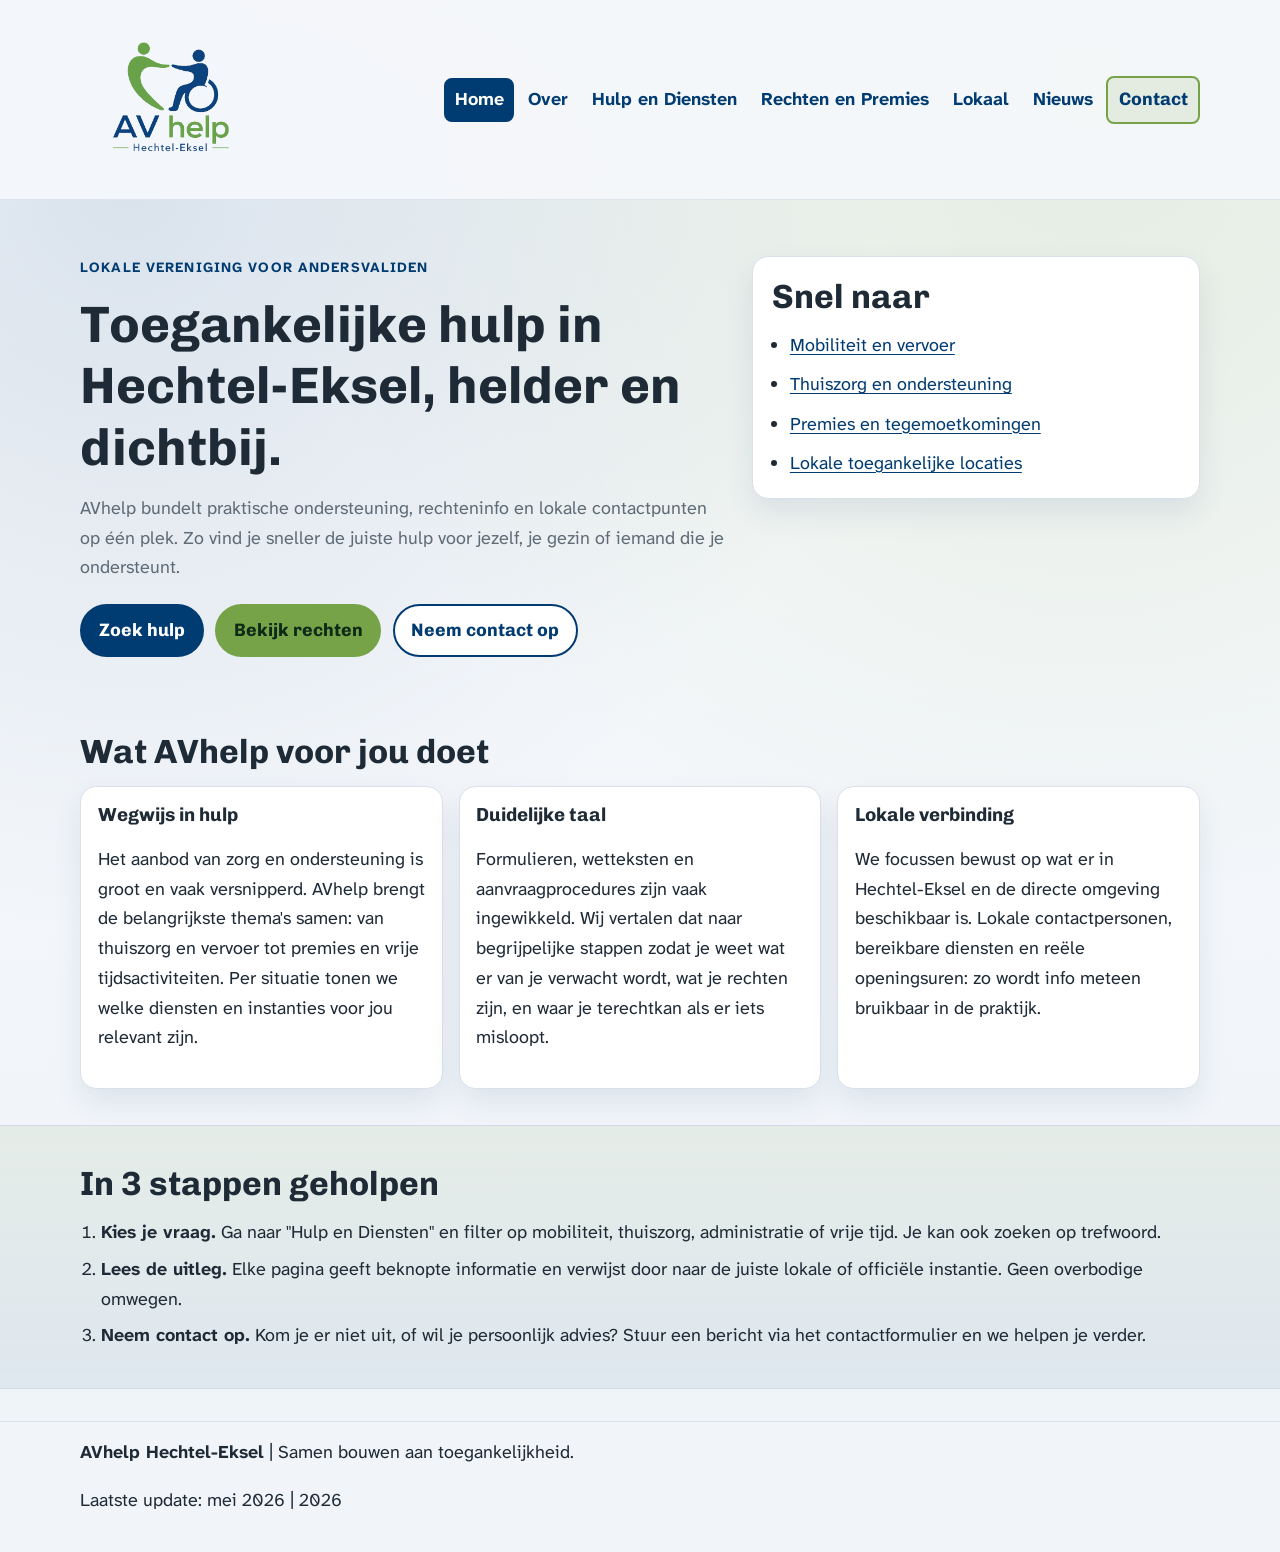
<file: old_version/index.html>
<!DOCTYPE html>
<html lang="nl">
<head>
  <meta charset="UTF-8">
  <meta name="viewport" content="width=device-width, initial-scale=1.0">
  <title>AVhelp Hechtel-Eksel | Samen naar toegankelijke hulp</title>
  <meta name="description" content="AVhelp Hechtel-Eksel helpt mensen met een handicap, familie en mantelzorgers snel de juiste informatie en lokale ondersteuning te vinden.">
  <link rel="preconnect" href="https://fonts.googleapis.com">
  <link rel="preconnect" href="https://fonts.gstatic.com" crossorigin>
  <link href="https://fonts.googleapis.com/css2?family=Chivo:wght@400;600;700;800&family=Atkinson+Hyperlegible+Next:wght@400;700&display=swap" rel="stylesheet">
  <link rel="icon" type="image/x-icon" href="assets/img/favicon.ico">
  <link rel="icon" type="image/png" sizes="32x32" href="assets/img/favicon-32x32.png">
  <link rel="apple-touch-icon" href="assets/img/apple-touch-icon.png">
  <link rel="stylesheet" href="assets/css/style.css">
  <script src="assets/js/main.js" defer></script>
</head>
<body data-page="home">
  <a class="skip-link" href="#main-content">Spring naar inhoud</a>

  <header class="site-header">
    <div class="container header-wrap">
      <a class="brand" href="index.html" aria-label="Naar home">
        <img src="assets/img/logo-avhelp.png" alt="Logo van AVhelp Hechtel-Eksel">
      </a>

      <button class="menu-toggle" aria-expanded="false" aria-controls="main-nav" aria-label="Open navigatie">
        <span></span>
        <span></span>
        <span></span>
      </button>

      <nav id="main-nav" class="site-nav" aria-label="Hoofdnavigatie">
        <ul>
          <li><a href="index.html" data-nav="home">Home</a></li>
          <li><a href="over.html" data-nav="over">Over</a></li>
          <li><a href="diensten.html" data-nav="diensten">Hulp en Diensten</a></li>
          <li><a href="rechten.html" data-nav="rechten">Rechten en Premies</a></li>
          <li><a href="lokaal.html" data-nav="lokaal">Lokaal</a></li>
          <li><a href="nieuws.html" data-nav="nieuws">Nieuws</a></li>
          <li><a href="contact.html" data-nav="contact" class="btn btn-nav">Contact</a></li>
        </ul>
      </nav>
    </div>
  </header>

  <main id="main-content">
    <section class="hero" data-reveal>
      <div class="container hero-grid">
        <div>
          <p class="eyebrow">Lokale  vereniging voor andersvaliden</p>
          <h1>Toegankelijke hulp in Hechtel-Eksel, helder en dichtbij.</h1>
          <p class="lead">AVhelp bundelt praktische ondersteuning, rechteninfo en lokale contactpunten op één plek. Zo vind je sneller de juiste hulp voor jezelf, je gezin of iemand die je ondersteunt.</p>
          <div class="hero-actions">
            <a class="btn btn-primary" href="diensten.html">Zoek hulp</a>
            <a class="btn btn-secondary" href="rechten.html">Bekijk rechten</a>
            <a class="btn btn-ghost" href="contact.html">Neem contact op</a>
          </div>
        </div>
        <div class="hero-card">
          <h2>Snel naar</h2>
          <ul>
            <li><a href="diensten.html#mobiliteit">Mobiliteit en vervoer</a></li>
            <li><a href="diensten.html#thuiszorg">Thuiszorg en ondersteuning</a></li>
            <li><a href="rechten.html#premies">Premies en tegemoetkomingen</a></li>
            <li><a href="lokaal.html">Lokale toegankelijke locaties</a></li>
          </ul>
        </div>
      </div>
    </section>

    <section class="section" data-reveal>
      <div class="container">
        <h2>Wat AVhelp voor jou doet</h2>
        <div class="card-grid three">
          <article class="info-card">
            <h3>Wegwijs in hulp</h3>
            <p>Het aanbod van zorg en ondersteuning is groot en vaak versnipperd. AVhelp brengt de belangrijkste thema's samen: van thuiszorg en vervoer tot premies en vrije tijdsactiviteiten. Per situatie tonen we welke diensten en instanties voor jou relevant zijn.</p>
          </article>
          <article class="info-card">
            <h3>Duidelijke taal</h3>
            <p>Formulieren, wetteksten en aanvraagprocedures zijn vaak ingewikkeld. Wij vertalen dat naar begrijpelijke stappen zodat je weet wat er van je verwacht wordt, wat je rechten zijn, en waar je terechtkan als er iets misloopt.</p>
          </article>
          <article class="info-card">
            <h3>Lokale verbinding</h3>
            <p>We focussen bewust op wat er in Hechtel-Eksel en de directe omgeving beschikbaar is. Lokale contactpersonen, bereikbare diensten en reële openingsuren: zo wordt info meteen bruikbaar in de praktijk.</p>
          </article>
        </div>
      </div>
    </section>

    <section class="section accent" data-reveal>
      <div class="container steps">
        <h2>In 3 stappen geholpen</h2>
        <ol>
          <li><strong>Kies je vraag.</strong> Ga naar "Hulp en Diensten" en filter op mobiliteit, thuiszorg, administratie of vrije tijd. Je kan ook zoeken op trefwoord.</li>
          <li><strong>Lees de uitleg.</strong> Elke pagina geeft beknopte informatie en verwijst door naar de juiste lokale of officiële instantie. Geen overbodige omwegen.</li>
          <li><strong>Neem contact op.</strong> Kom je er niet uit, of wil je persoonlijk advies? Stuur een bericht via het contactformulier en we helpen je verder.</li>
        </ol>
      </div>
    </section>
  </main>

  <footer class="site-footer">
    <div class="container footer-wrap">
      <p><strong>AVhelp Hechtel-Eksel</strong> | Samen bouwen aan toegankelijkheid.</p>
      <p>Laatste update: mei 2026 | <span id="year"></span></p>
    </div>
  </footer>
</body>
</html>
</file>
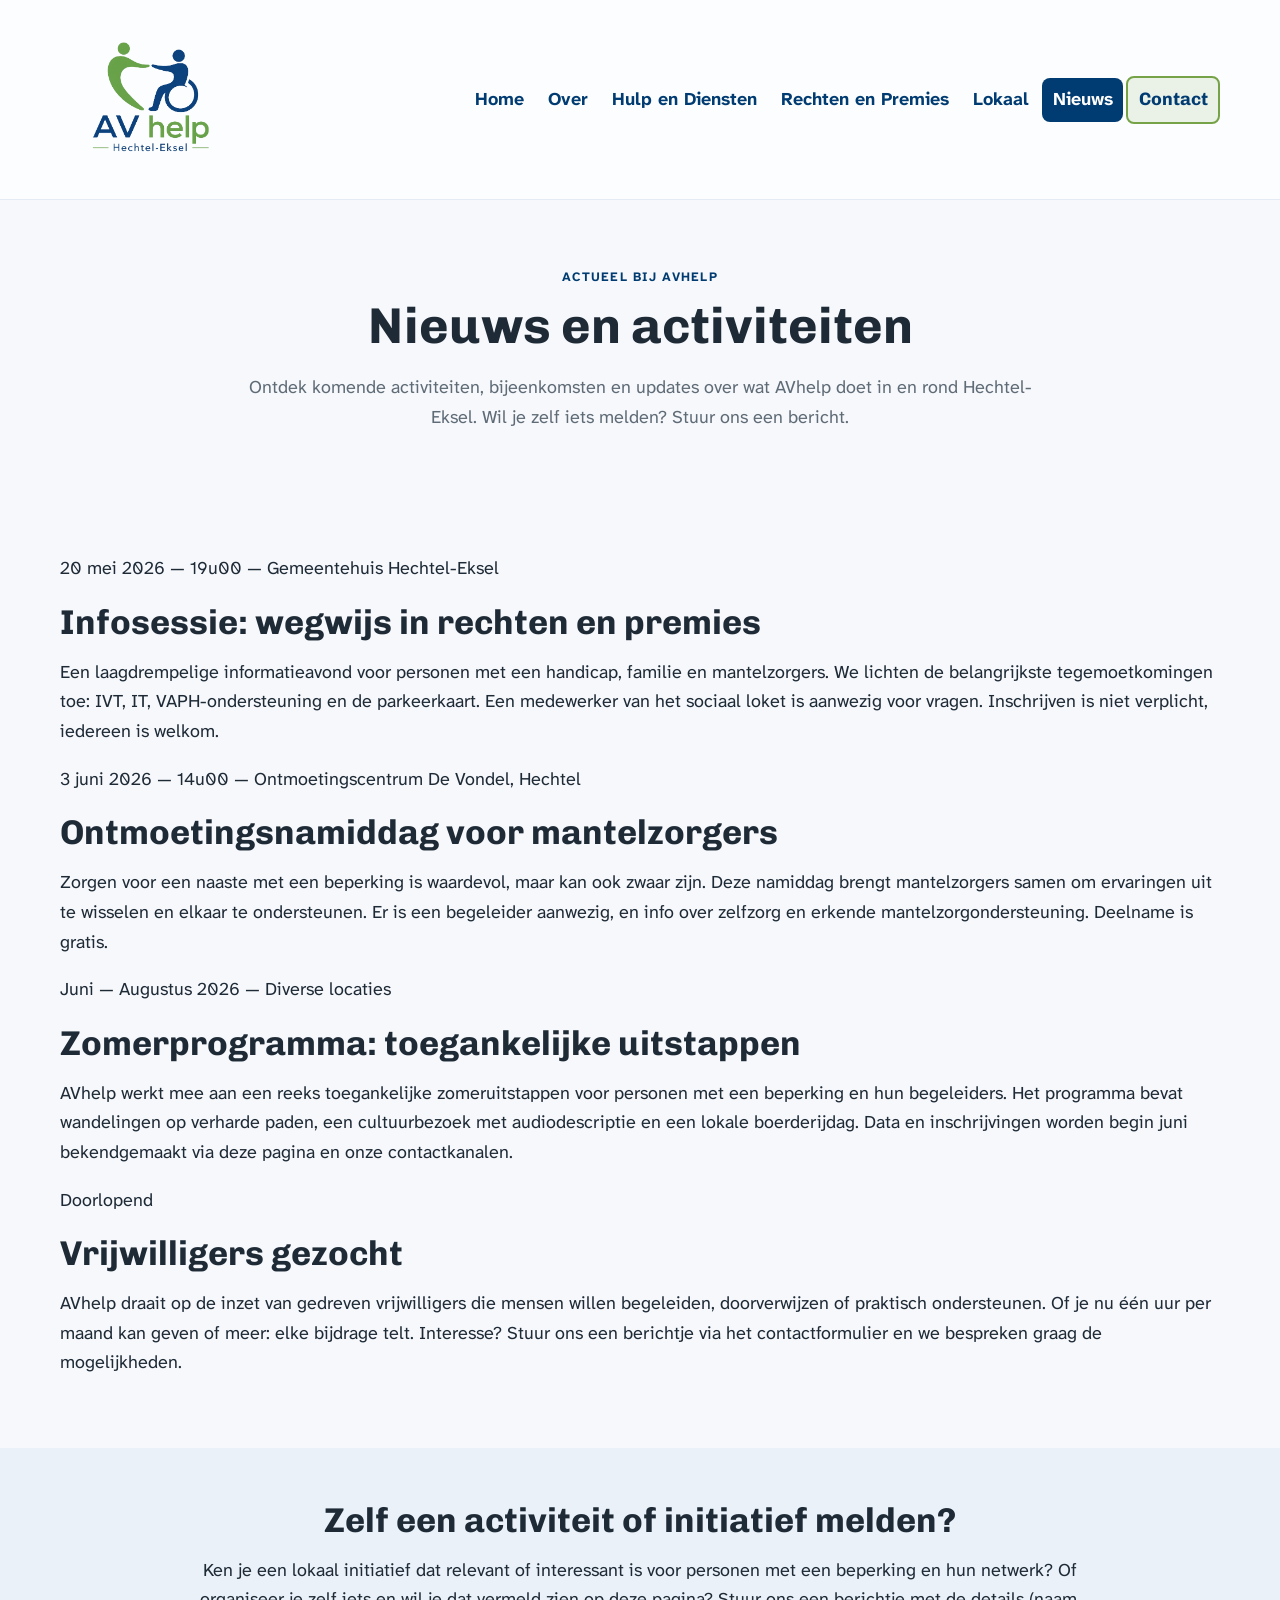
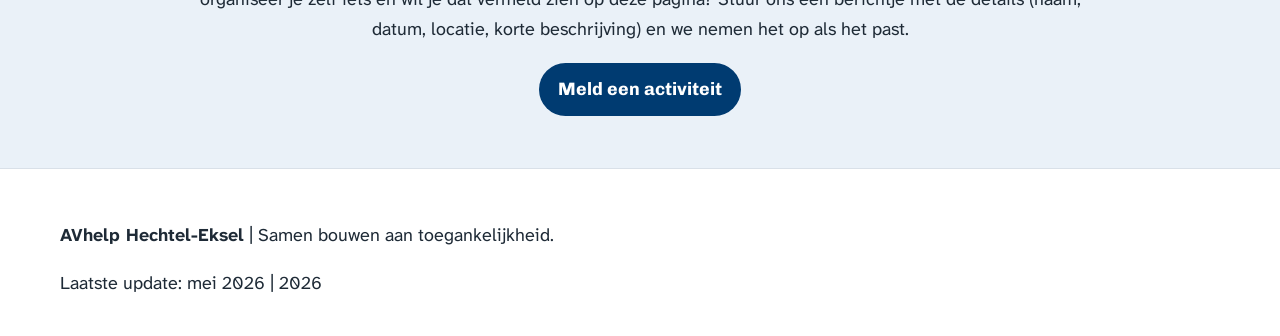
<file: nieuws.html>
<!DOCTYPE html>
<html lang="nl">
<head>
  <meta charset="UTF-8">
  <meta name="viewport" content="width=device-width, initial-scale=1.0">
  <title>Nieuws en Activiteiten | AVhelp</title>
  <meta name="description" content="Blijf op de hoogte van activiteiten, updates en engagement rond toegankelijkheid bij AVhelp.">
  <link rel="preconnect" href="https://fonts.googleapis.com">
  <link rel="preconnect" href="https://fonts.gstatic.com" crossorigin>
  <link href="https://fonts.googleapis.com/css2?family=Chivo:wght@400;600;700;800&family=Atkinson+Hyperlegible+Next:wght@400;700&display=swap" rel="stylesheet">
  <link rel="icon" type="image/x-icon" href="assets/img/favicon.ico">
  <link rel="icon" type="image/png" sizes="32x32" href="assets/img/favicon-32x32.png">
  <link rel="apple-touch-icon" href="assets/img/apple-touch-icon.png">
  <link rel="stylesheet" href="assets/css/style.css">
  <script src="assets/js/main.js" defer></script>
</head>
<body data-page="nieuws">
  <a class="skip-link" href="#main-content">Spring naar inhoud</a>

  <header class="site-header">
    <div class="container header-wrap">
      <a class="brand" href="index.html" aria-label="Naar home">
        <img src="assets/img/logo-avhelp.png" alt="Logo van AVhelp Hechtel-Eksel">
      </a>
      <button class="menu-toggle" aria-expanded="false" aria-controls="main-nav" aria-label="Open navigatie">
        <span></span><span></span><span></span>
      </button>
      <nav id="main-nav" class="site-nav" aria-label="Hoofdnavigatie">
        <ul>
          <li><a href="index.html" data-nav="home">Home</a></li>
          <li><a href="over.html" data-nav="over">Over</a></li>
          <li><a href="diensten.html" data-nav="diensten">Hulp en Diensten</a></li>
          <li><a href="rechten.html" data-nav="rechten">Rechten en Premies</a></li>
          <li><a href="lokaal.html" data-nav="lokaal">Lokaal</a></li>
          <li><a href="nieuws.html" data-nav="nieuws">Nieuws</a></li>
          <li><a href="contact.html" data-nav="contact" class="btn btn-nav">Contact</a></li>
        </ul>
      </nav>
    </div>
  </header>

  <main id="main-content">
    <section class="page-hero" data-reveal>
      <div class="container narrow">
        <p class="eyebrow">Actueel bij AVhelp</p>
        <h1>Nieuws en activiteiten</h1>
        <p class="lead">Ontdek komende activiteiten, bijeenkomsten en updates over wat AVhelp doet in en rond Hechtel-Eksel. Wil je zelf iets melden? Stuur ons een bericht.</p>
      </div>
    </section>

    <section class="section" data-reveal>
      <div class="container timeline">
        <article class="timeline-item">
          <p class="timeline-date">20 mei 2026 &mdash; 19u00 &mdash; Gemeentehuis Hechtel-Eksel</p>
          <h2>Infosessie: wegwijs in rechten en premies</h2>
          <p>Een laagdrempelige informatieavond voor personen met een handicap, familie en mantelzorgers. We lichten de belangrijkste tegemoetkomingen toe: IVT, IT, VAPH-ondersteuning en de parkeerkaart. Een medewerker van het sociaal loket is aanwezig voor vragen. Inschrijven is niet verplicht, iedereen is welkom.</p>
        </article>
        <article class="timeline-item">
          <p class="timeline-date">3 juni 2026 &mdash; 14u00 &mdash; Ontmoetingscentrum De Vondel, Hechtel</p>
          <h2>Ontmoetingsnamiddag voor mantelzorgers</h2>
          <p>Zorgen voor een naaste met een beperking is waardevol, maar kan ook zwaar zijn. Deze namiddag brengt mantelzorgers samen om ervaringen uit te wisselen en elkaar te ondersteunen. Er is een begeleider aanwezig, en info over zelfzorg en erkende mantelzorgondersteuning. Deelname is gratis.</p>
        </article>
        <article class="timeline-item">
          <p class="timeline-date">Juni &mdash; Augustus 2026 &mdash; Diverse locaties</p>
          <h2>Zomerprogramma: toegankelijke uitstappen</h2>
          <p>AVhelp werkt mee aan een reeks toegankelijke zomeruitstappen voor personen met een beperking en hun begeleiders. Het programma bevat wandelingen op verharde paden, een cultuurbezoek met audiodescriptie en een lokale boerderijdag. Data en inschrijvingen worden begin juni bekendgemaakt via deze pagina en onze contactkanalen.</p>
        </article>
        <article class="timeline-item">
          <p class="timeline-date">Doorlopend</p>
          <h2>Vrijwilligers gezocht</h2>
          <p>AVhelp draait op de inzet van gedreven vrijwilligers die mensen willen begeleiden, doorverwijzen of praktisch ondersteunen. Of je nu één uur per maand kan geven of meer: elke bijdrage telt. Interesse? Stuur ons een berichtje via het contactformulier en we bespreken graag de mogelijkheden.</p>
        </article>
      </div>
    </section>

    <section class="section accent" data-reveal>
      <div class="container narrow">
        <h2>Zelf een activiteit of initiatief melden?</h2>
        <p>Ken je een lokaal initiatief dat relevant of interessant is voor personen met een beperking en hun netwerk? Of organiseer je zelf iets en wil je dat vermeld zien op deze pagina? Stuur ons een berichtje met de details (naam, datum, locatie, korte beschrijving) en we nemen het op als het past.</p>
        <a class="btn btn-primary" href="contact.html">Meld een activiteit</a>
      </div>
    </section>
  </main>

  <footer class="site-footer">
    <div class="container footer-wrap">
      <p><strong>AVhelp Hechtel-Eksel</strong> | Samen bouwen aan toegankelijkheid.</p>
      <p>Laatste update: mei 2026 | <span id="year"></span></p>
    </div>
  </footer>
</body>
</html>
</file>
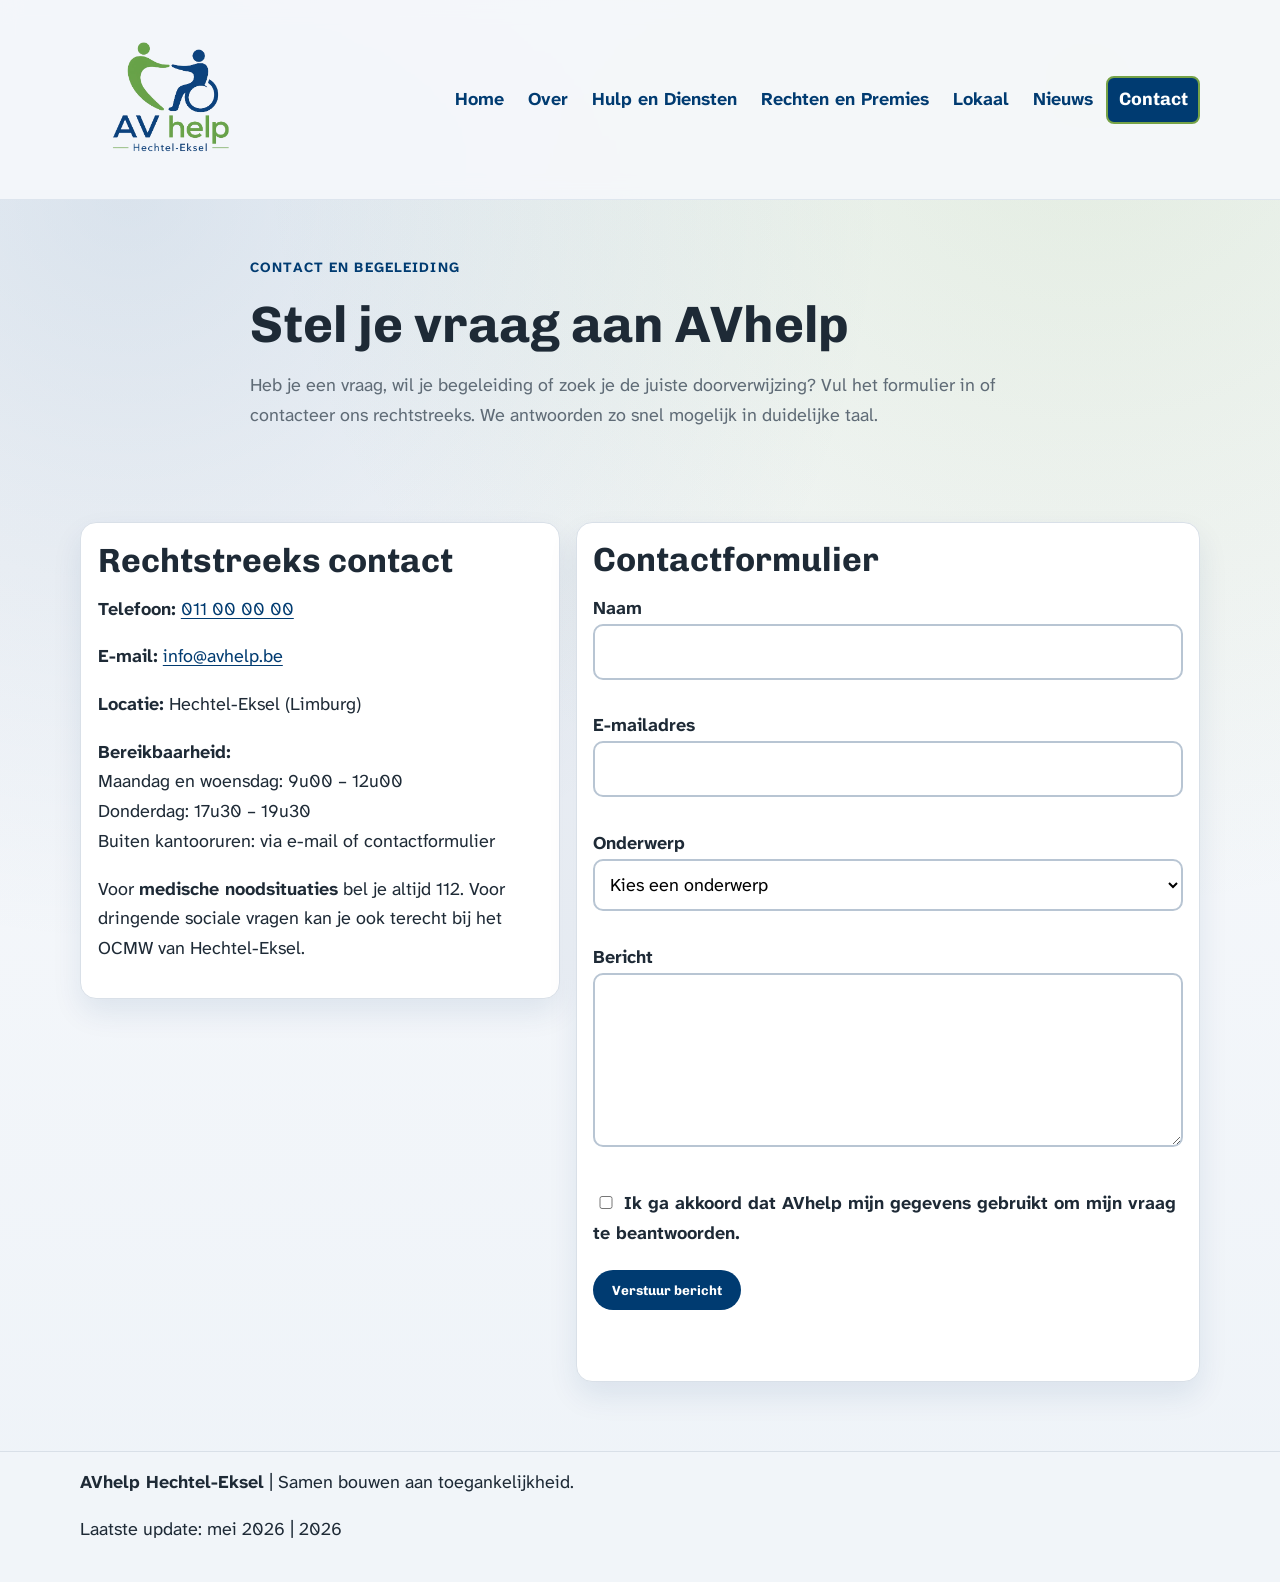
<file: old_version/contact.html>
<!DOCTYPE html>
<html lang="nl">
<head>
  <meta charset="UTF-8">
  <meta name="viewport" content="width=device-width, initial-scale=1.0">
  <title>Contact | AVhelp Hechtel-Eksel</title>
  <meta name="description" content="Neem contact op met AVhelp voor persoonlijke begeleiding, vragen en lokale doorverwijzing.">
  <link rel="preconnect" href="https://fonts.googleapis.com">
  <link rel="preconnect" href="https://fonts.gstatic.com" crossorigin>
  <link href="https://fonts.googleapis.com/css2?family=Chivo:wght@400;600;700;800&family=Atkinson+Hyperlegible+Next:wght@400;700&display=swap" rel="stylesheet">
  <link rel="icon" type="image/x-icon" href="assets/img/favicon.ico">
  <link rel="icon" type="image/png" sizes="32x32" href="assets/img/favicon-32x32.png">
  <link rel="apple-touch-icon" href="assets/img/apple-touch-icon.png">
  <link rel="stylesheet" href="assets/css/style.css">
  <script src="assets/js/main.js" defer></script>
</head>
<body data-page="contact">
  <a class="skip-link" href="#main-content">Spring naar inhoud</a>

  <header class="site-header">
    <div class="container header-wrap">
      <a class="brand" href="index.html" aria-label="Naar home">
        <img src="assets/img/logo-avhelp.png" alt="Logo van AVhelp Hechtel-Eksel">
      </a>
      <button class="menu-toggle" aria-expanded="false" aria-controls="main-nav" aria-label="Open navigatie">
        <span></span><span></span><span></span>
      </button>
      <nav id="main-nav" class="site-nav" aria-label="Hoofdnavigatie">
        <ul>
          <li><a href="index.html" data-nav="home">Home</a></li>
          <li><a href="over.html" data-nav="over">Over</a></li>
          <li><a href="diensten.html" data-nav="diensten">Hulp en Diensten</a></li>
          <li><a href="rechten.html" data-nav="rechten">Rechten en Premies</a></li>
          <li><a href="lokaal.html" data-nav="lokaal">Lokaal</a></li>
          <li><a href="nieuws.html" data-nav="nieuws">Nieuws</a></li>
          <li><a href="contact.html" data-nav="contact" class="btn btn-nav">Contact</a></li>
        </ul>
      </nav>
    </div>
  </header>

  <main id="main-content">
    <section class="page-hero" data-reveal>
      <div class="container narrow">
        <p class="eyebrow">Contact en begeleiding</p>
        <h1>Stel je vraag aan AVhelp</h1>
        <p class="lead">Heb je een vraag, wil je begeleiding of zoek je de juiste doorverwijzing? Vul het formulier in of contacteer ons rechtstreeks. We antwoorden zo snel mogelijk in duidelijke taal.</p>
      </div>
    </section>

    <section class="section" data-reveal>
      <div class="container contact-grid">
        <article class="info-card">
          <h2>Rechtstreeks contact</h2>
          <p><strong>Telefoon:</strong> <a href="tel:+3211000000">011 00 00 00</a></p>
          <p><strong>E-mail:</strong> <a href="mailto:info@avhelp.be">info@avhelp.be</a></p>
          <p><strong>Locatie:</strong> Hechtel-Eksel (Limburg)</p>
          <p><strong>Bereikbaarheid:</strong><br>
            Maandag en woensdag: 9u00 &ndash; 12u00<br>
            Donderdag: 17u30 &ndash; 19u30<br>
            Buiten kantooruren: via e-mail of contactformulier
          </p>
          <p>Voor <strong>medische noodsituaties</strong> bel je altijd 112. Voor dringende sociale vragen kan je ook terecht bij het OCMW van Hechtel-Eksel.</p>
        </article>

        <form id="contactForm" class="contact-form" novalidate>
          <h2>Contactformulier</h2>

          <label for="name">Naam</label>
          <input id="name" name="name" type="text" required>
          <p class="field-error" data-error-for="name"></p>

          <label for="email">E-mailadres</label>
          <input id="email" name="email" type="email" required>
          <p class="field-error" data-error-for="email"></p>

          <label for="topic">Onderwerp</label>
          <select id="topic" name="topic" required>
            <option value="">Kies een onderwerp</option>
            <option value="rechten">Rechten en premies</option>
            <option value="diensten">Hulp en diensten</option>
            <option value="lokaal">Lokale toegankelijkheid</option>
            <option value="overig">Andere vraag</option>
          </select>
          <p class="field-error" data-error-for="topic"></p>

          <label for="message">Bericht</label>
          <textarea id="message" name="message" rows="5" required></textarea>
          <p class="field-error" data-error-for="message"></p>

          <label class="checkbox">
            <input id="consent" name="consent" type="checkbox" required>
            Ik ga akkoord dat AVhelp mijn gegevens gebruikt om mijn vraag te beantwoorden.
          </label>
          <p class="field-error" data-error-for="consent"></p>

          <button class="btn btn-primary" type="submit">Verstuur bericht</button>
          <p id="formSuccess" class="form-success" role="status" aria-live="polite"></p>
        </form>
      </div>
    </section>
  </main>

  <footer class="site-footer">
    <div class="container footer-wrap">
      <p><strong>AVhelp Hechtel-Eksel</strong> | Samen bouwen aan toegankelijkheid.</p>
      <p>Laatste update: mei 2026 | <span id="year"></span></p>
    </div>
  </footer>
</body>
</html>
</file>
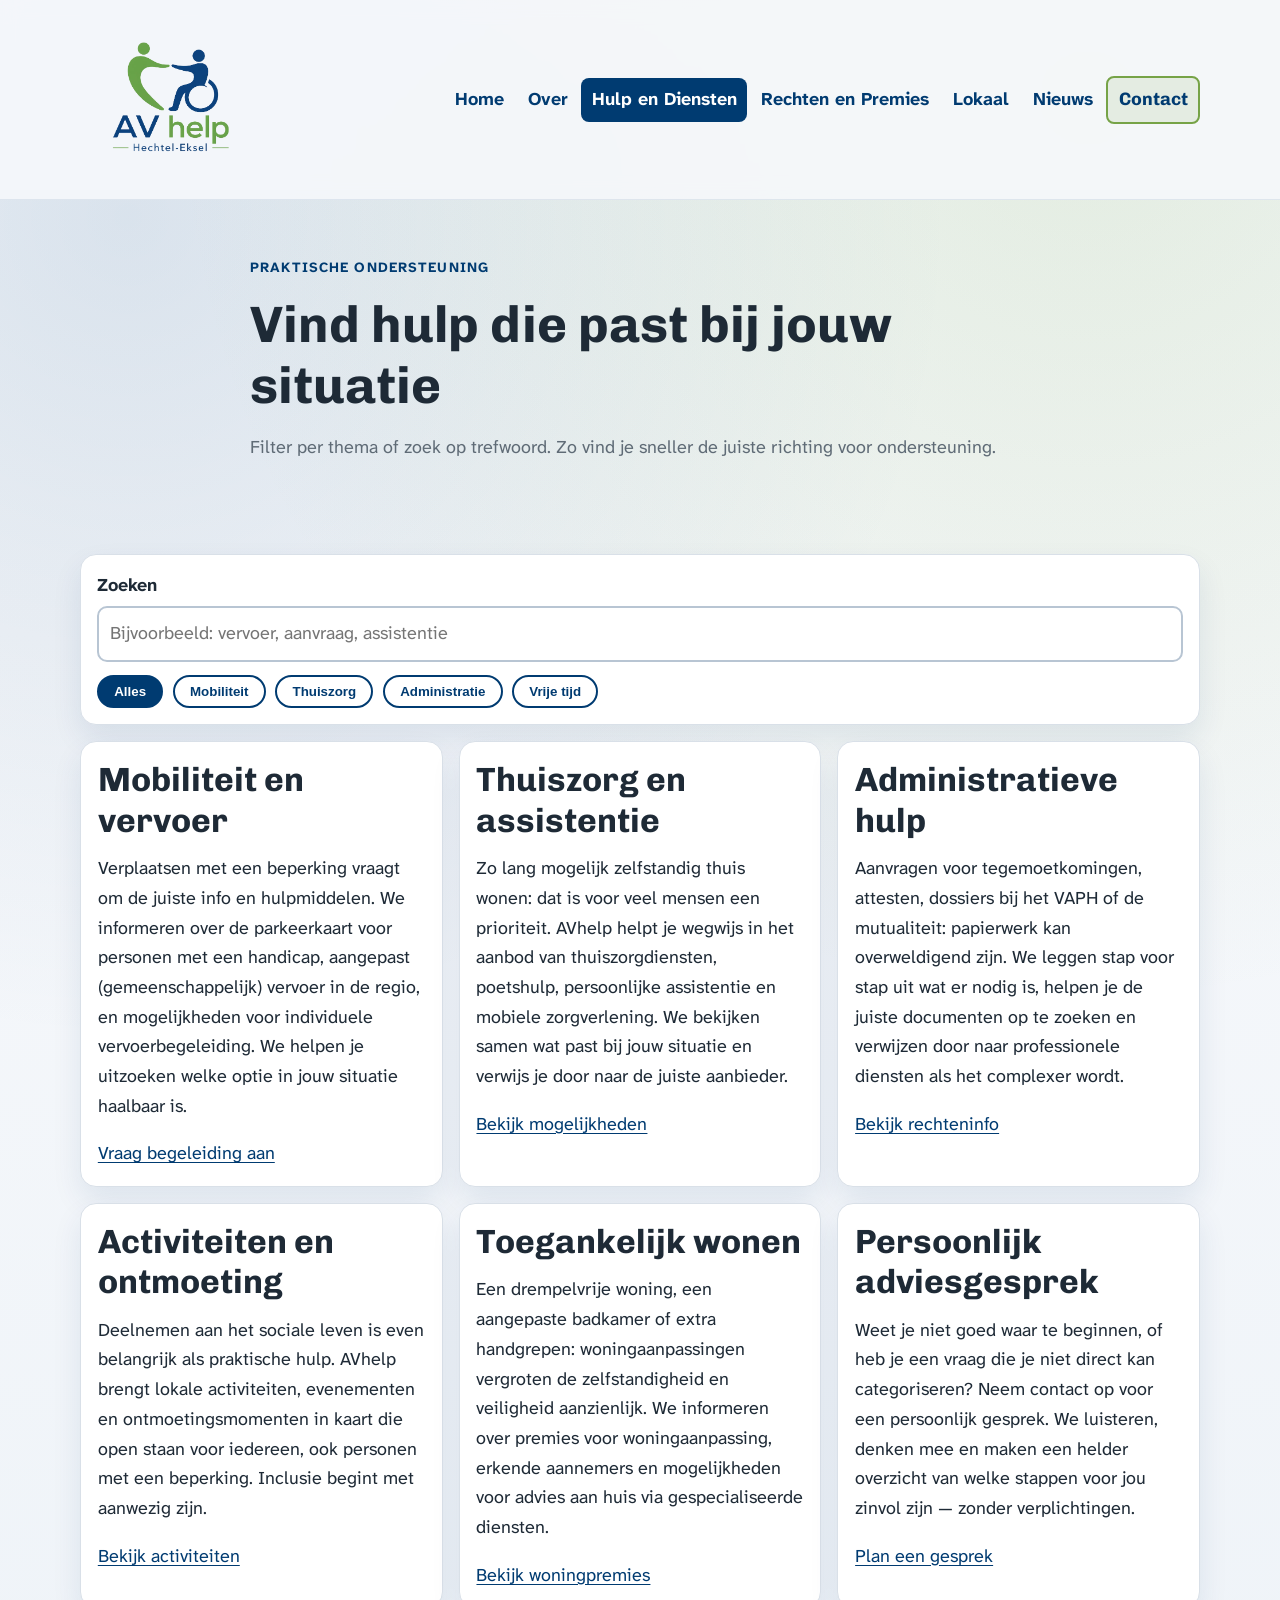
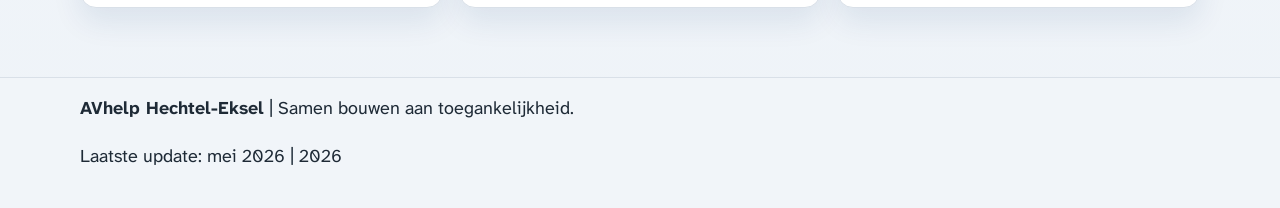
<file: old_version/diensten.html>
<!DOCTYPE html>
<html lang="nl">
<head>
  <meta charset="UTF-8">
  <meta name="viewport" content="width=device-width, initial-scale=1.0">
  <title>Hulp en Diensten | AVhelp</title>
  <meta name="description" content="Zoek per categorie naar hulp en diensten voor personen met een handicap in Hechtel-Eksel en omgeving.">
  <link rel="preconnect" href="https://fonts.googleapis.com">
  <link rel="preconnect" href="https://fonts.gstatic.com" crossorigin>
  <link href="https://fonts.googleapis.com/css2?family=Chivo:wght@400;600;700;800&family=Atkinson+Hyperlegible+Next:wght@400;700&display=swap" rel="stylesheet">
  <link rel="icon" type="image/x-icon" href="assets/img/favicon.ico">
  <link rel="icon" type="image/png" sizes="32x32" href="assets/img/favicon-32x32.png">
  <link rel="apple-touch-icon" href="assets/img/apple-touch-icon.png">
  <link rel="stylesheet" href="assets/css/style.css">
  <script src="assets/js/main.js" defer></script>
</head>
<body data-page="diensten">
  <a class="skip-link" href="#main-content">Spring naar inhoud</a>

  <header class="site-header">
    <div class="container header-wrap">
      <a class="brand" href="index.html" aria-label="Naar home">
        <img src="assets/img/logo-avhelp.png" alt="Logo van AVhelp Hechtel-Eksel">
      </a>
      <button class="menu-toggle" aria-expanded="false" aria-controls="main-nav" aria-label="Open navigatie">
        <span></span><span></span><span></span>
      </button>
      <nav id="main-nav" class="site-nav" aria-label="Hoofdnavigatie">
        <ul>
          <li><a href="index.html" data-nav="home">Home</a></li>
          <li><a href="over.html" data-nav="over">Over</a></li>
          <li><a href="diensten.html" data-nav="diensten">Hulp en Diensten</a></li>
          <li><a href="rechten.html" data-nav="rechten">Rechten en Premies</a></li>
          <li><a href="lokaal.html" data-nav="lokaal">Lokaal</a></li>
          <li><a href="nieuws.html" data-nav="nieuws">Nieuws</a></li>
          <li><a href="contact.html" data-nav="contact" class="btn btn-nav">Contact</a></li>
        </ul>
      </nav>
    </div>
  </header>

  <main id="main-content">
    <section class="page-hero" data-reveal>
      <div class="container narrow">
        <p class="eyebrow">Praktische ondersteuning</p>
        <h1>Vind hulp die past bij jouw situatie</h1>
        <p class="lead">Filter per thema of zoek op trefwoord. Zo vind je sneller de juiste richting voor ondersteuning.</p>
      </div>
    </section>

    <section class="section" data-reveal>
      <div class="container">
        <div class="filter-panel" aria-label="Filters voor diensten">
          <label for="serviceSearch">Zoeken</label>
          <input id="serviceSearch" type="search" placeholder="Bijvoorbeeld: vervoer, aanvraag, assistentie" autocomplete="off">

          <div class="filter-buttons" role="group" aria-label="Filter op categorie">
            <button type="button" class="filter-btn is-active" data-filter="all">Alles</button>
            <button type="button" class="filter-btn" data-filter="mobiliteit" id="mobiliteit">Mobiliteit</button>
            <button type="button" class="filter-btn" data-filter="thuiszorg" id="thuiszorg">Thuiszorg</button>
            <button type="button" class="filter-btn" data-filter="administratie">Administratie</button>
            <button type="button" class="filter-btn" data-filter="vrije-tijd">Vrije tijd</button>
          </div>
        </div>

        <div id="servicesGrid" class="card-grid three" aria-live="polite">
          <article class="info-card service-card" data-category="mobiliteit" data-search="mobiliteit vervoer parkeerkaart begeleid vervoer rolstoel verplaatsing">
            <h2>Mobiliteit en vervoer</h2>
            <p>Verplaatsen met een beperking vraagt om de juiste info en hulpmiddelen. We informeren over de parkeerkaart voor personen met een handicap, aangepast (gemeenschappelijk) vervoer in de regio, en mogelijkheden voor individuele vervoerbegeleiding. We helpen je uitzoeken welke optie in jouw situatie haalbaar is.</p>
            <a href="contact.html">Vraag begeleiding aan</a>
          </article>

          <article class="info-card service-card" data-category="thuiszorg" data-search="thuiszorg zorg aan huis ondersteuning persoonlijk assistent hulp dagelijks leven">
            <h2>Thuiszorg en assistentie</h2>
            <p>Zo lang mogelijk zelfstandig thuis wonen: dat is voor veel mensen een prioriteit. AVhelp helpt je wegwijs in het aanbod van thuiszorgdiensten, poetshulp, persoonlijke assistentie en mobiele zorgverlening. We bekijken samen wat past bij jouw situatie en verwijs je door naar de juiste aanbieder.</p>
            <a href="contact.html">Bekijk mogelijkheden</a>
          </article>

          <article class="info-card service-card" data-category="administratie" data-search="administratie dossier aanvraag formulieren tegemoetkoming rechten document">
            <h2>Administratieve hulp</h2>
            <p>Aanvragen voor tegemoetkomingen, attesten, dossiers bij het VAPH of de mutualiteit: papierwerk kan overweldigend zijn. We leggen stap voor stap uit wat er nodig is, helpen je de juiste documenten op te zoeken en verwijzen door naar professionele diensten als het complexer wordt.</p>
            <a href="rechten.html">Bekijk rechteninfo</a>
          </article>

          <article class="info-card service-card" data-category="vrije-tijd" data-search="vrije tijd activiteiten inclusie sociaal contact ontmoeting evenementen">
            <h2>Activiteiten en ontmoeting</h2>
            <p>Deelnemen aan het sociale leven is even belangrijk als praktische hulp. AVhelp brengt lokale activiteiten, evenementen en ontmoetingsmomenten in kaart die open staan voor iedereen, ook personen met een beperking. Inclusie begint met aanwezig zijn.</p>
            <a href="nieuws.html">Bekijk activiteiten</a>
          </article>

          <article class="info-card service-card" data-category="mobiliteit" data-search="woning aanpassing woningtoegang drempelvrij hulpmiddelen renovatie toegankelijkheid">
            <h2>Toegankelijk wonen</h2>
            <p>Een drempelvrije woning, een aangepaste badkamer of extra handgrepen: woningaanpassingen vergroten de zelfstandigheid en veiligheid aanzienlijk. We informeren over premies voor woningaanpassing, erkende aannemers en mogelijkheden voor advies aan huis via gespecialiseerde diensten.</p>
            <a href="rechten.html#premies">Bekijk woningpremies</a>
          </article>

          <article class="info-card service-card" data-category="administratie" data-search="persoonlijk traject hulpvraag advies gesprek begeleiding avhelp individueel">
            <h2>Persoonlijk adviesgesprek</h2>
            <p>Weet je niet goed waar te beginnen, of heb je een vraag die je niet direct kan categoriseren? Neem contact op voor een persoonlijk gesprek. We luisteren, denken mee en maken een helder overzicht van welke stappen voor jou zinvol zijn — zonder verplichtingen.</p>
            <a href="contact.html">Plan een gesprek</a>
          </article>
        </div>

        <p id="noResults" class="no-results" hidden>Geen resultaten gevonden. Probeer een ander trefwoord of kies "Alles".</p>
      </div>
    </section>
  </main>

  <footer class="site-footer">
    <div class="container footer-wrap">
      <p><strong>AVhelp Hechtel-Eksel</strong> | Samen bouwen aan toegankelijkheid.</p>
      <p>Laatste update: mei 2026 | <span id="year"></span></p>
    </div>
  </footer>
</body>
</html>
</file>
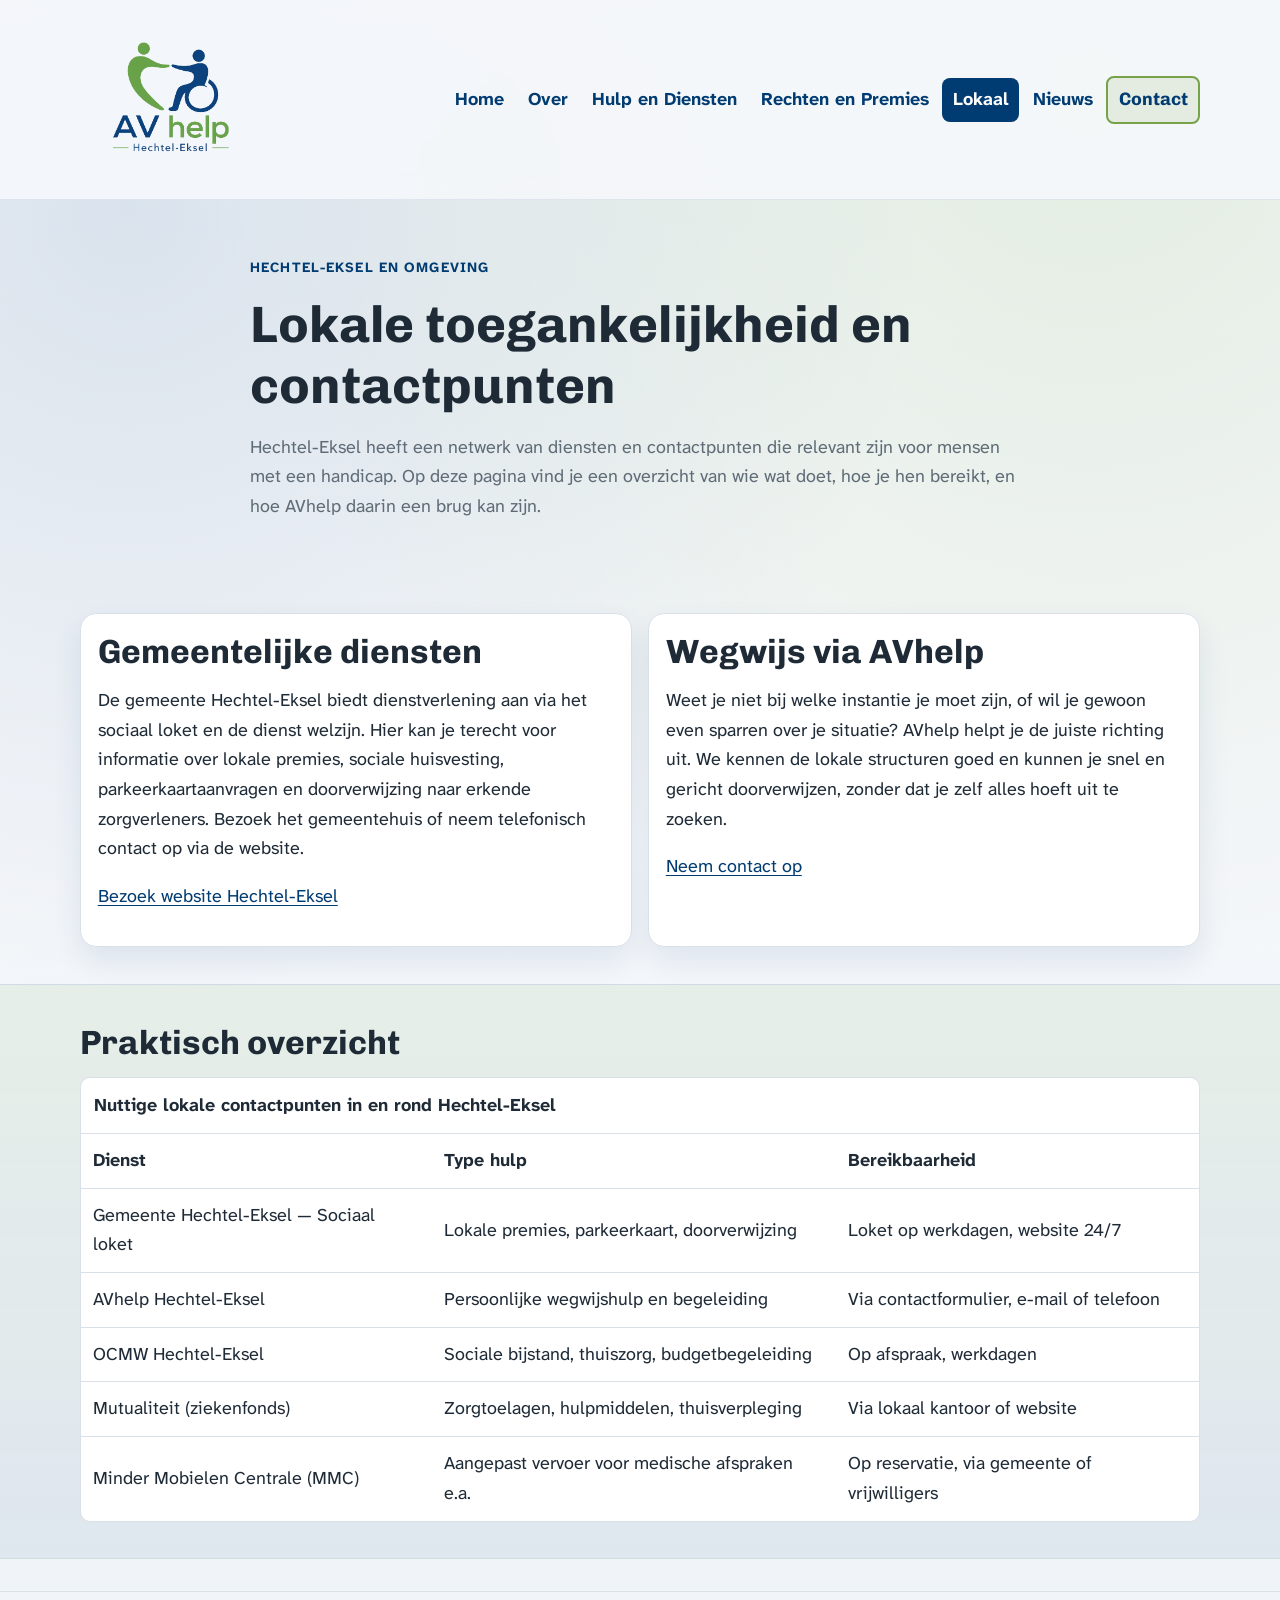
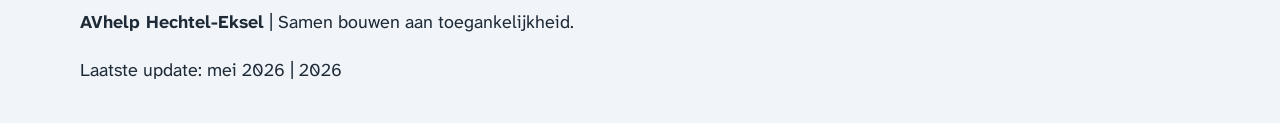
<file: old_version/lokaal.html>
<!DOCTYPE html>
<html lang="nl">
<head>
  <meta charset="UTF-8">
  <meta name="viewport" content="width=device-width, initial-scale=1.0">
  <title>Lokale Toegankelijkheid | AVhelp</title>
  <meta name="description" content="Lokale contactpunten, adressen en toegankelijkheidsinformatie in Hechtel-Eksel.">
  <link rel="preconnect" href="https://fonts.googleapis.com">
  <link rel="preconnect" href="https://fonts.gstatic.com" crossorigin>
  <link href="https://fonts.googleapis.com/css2?family=Chivo:wght@400;600;700;800&family=Atkinson+Hyperlegible+Next:wght@400;700&display=swap" rel="stylesheet">
  <link rel="icon" type="image/x-icon" href="assets/img/favicon.ico">
  <link rel="icon" type="image/png" sizes="32x32" href="assets/img/favicon-32x32.png">
  <link rel="apple-touch-icon" href="assets/img/apple-touch-icon.png">
  <link rel="stylesheet" href="assets/css/style.css">
  <script src="assets/js/main.js" defer></script>
</head>
<body data-page="lokaal">
  <a class="skip-link" href="#main-content">Spring naar inhoud</a>

  <header class="site-header">
    <div class="container header-wrap">
      <a class="brand" href="index.html" aria-label="Naar home">
        <img src="assets/img/logo-avhelp.png" alt="Logo van AVhelp Hechtel-Eksel">
      </a>
      <button class="menu-toggle" aria-expanded="false" aria-controls="main-nav" aria-label="Open navigatie">
        <span></span><span></span><span></span>
      </button>
      <nav id="main-nav" class="site-nav" aria-label="Hoofdnavigatie">
        <ul>
          <li><a href="index.html" data-nav="home">Home</a></li>
          <li><a href="over.html" data-nav="over">Over</a></li>
          <li><a href="diensten.html" data-nav="diensten">Hulp en Diensten</a></li>
          <li><a href="rechten.html" data-nav="rechten">Rechten en Premies</a></li>
          <li><a href="lokaal.html" data-nav="lokaal">Lokaal</a></li>
          <li><a href="nieuws.html" data-nav="nieuws">Nieuws</a></li>
          <li><a href="contact.html" data-nav="contact" class="btn btn-nav">Contact</a></li>
        </ul>
      </nav>
    </div>
  </header>

  <main id="main-content">
    <section class="page-hero" data-reveal>
      <div class="container narrow">
        <p class="eyebrow">Hechtel-Eksel en omgeving</p>
        <h1>Lokale toegankelijkheid en contactpunten</h1>
        <p class="lead">Hechtel-Eksel heeft een netwerk van diensten en contactpunten die relevant zijn voor mensen met een handicap. Op deze pagina vind je een overzicht van wie wat doet, hoe je hen bereikt, en hoe AVhelp daarin een brug kan zijn.</p>
      </div>
    </section>

    <section class="section" data-reveal>
      <div class="container card-grid two">
        <article class="info-card">
          <h2>Gemeentelijke diensten</h2>
          <p>De gemeente Hechtel-Eksel biedt dienstverlening aan via het sociaal loket en de dienst welzijn. Hier kan je terecht voor informatie over lokale premies, sociale huisvesting, parkeerkaartaanvragen en doorverwijzing naar erkende zorgverleners. Bezoek het gemeentehuis of neem telefonisch contact op via de website.</p>
          <p><a href="https://www.hechtel-eksel.be/" target="_blank" rel="noopener noreferrer">Bezoek website Hechtel-Eksel</a></p>
        </article>
        <article class="info-card">
          <h2>Wegwijs via AVhelp</h2>
          <p>Weet je niet bij welke instantie je moet zijn, of wil je gewoon even sparren over je situatie? AVhelp helpt je de juiste richting uit. We kennen de lokale structuren goed en kunnen je snel en gericht doorverwijzen, zonder dat je zelf alles hoeft uit te zoeken.</p>
          <p><a href="contact.html">Neem contact op</a></p>
        </article>
      </div>
    </section>

    <section class="section accent" data-reveal>
      <div class="container">
        <h2>Praktisch overzicht</h2>
        <div class="table-wrap" role="region" aria-label="Lokale contactpunten" tabindex="0">
          <table>
            <caption>Nuttige lokale contactpunten in en rond Hechtel-Eksel</caption>
            <thead>
              <tr>
                <th scope="col">Dienst</th>
                <th scope="col">Type hulp</th>
                <th scope="col">Bereikbaarheid</th>
              </tr>
            </thead>
            <tbody>
              <tr>
                <td>Gemeente Hechtel-Eksel — Sociaal loket</td>
                <td>Lokale premies, parkeerkaart, doorverwijzing</td>
                <td>Loket op werkdagen, website 24/7</td>
              </tr>
              <tr>
                <td>AVhelp Hechtel-Eksel</td>
                <td>Persoonlijke wegwijshulp en begeleiding</td>
                <td>Via contactformulier, e-mail of telefoon</td>
              </tr>
              <tr>
                <td>OCMW Hechtel-Eksel</td>
                <td>Sociale bijstand, thuiszorg, budgetbegeleiding</td>
                <td>Op afspraak, werkdagen</td>
              </tr>
              <tr>
                <td>Mutualiteit (ziekenfonds)</td>
                <td>Zorgtoelagen, hulpmiddelen, thuisverpleging</td>
                <td>Via lokaal kantoor of website</td>
              </tr>
              <tr>
                <td>Minder Mobielen Centrale (MMC)</td>
                <td>Aangepast vervoer voor medische afspraken e.a.</td>
                <td>Op reservatie, via gemeente of vrijwilligers</td>
              </tr>
            </tbody>
          </table>
        </div>
      </div>
    </section>
  </main>

  <footer class="site-footer">
    <div class="container footer-wrap">
      <p><strong>AVhelp Hechtel-Eksel</strong> | Samen bouwen aan toegankelijkheid.</p>
      <p>Laatste update: mei 2026 | <span id="year"></span></p>
    </div>
  </footer>
</body>
</html>
</file>
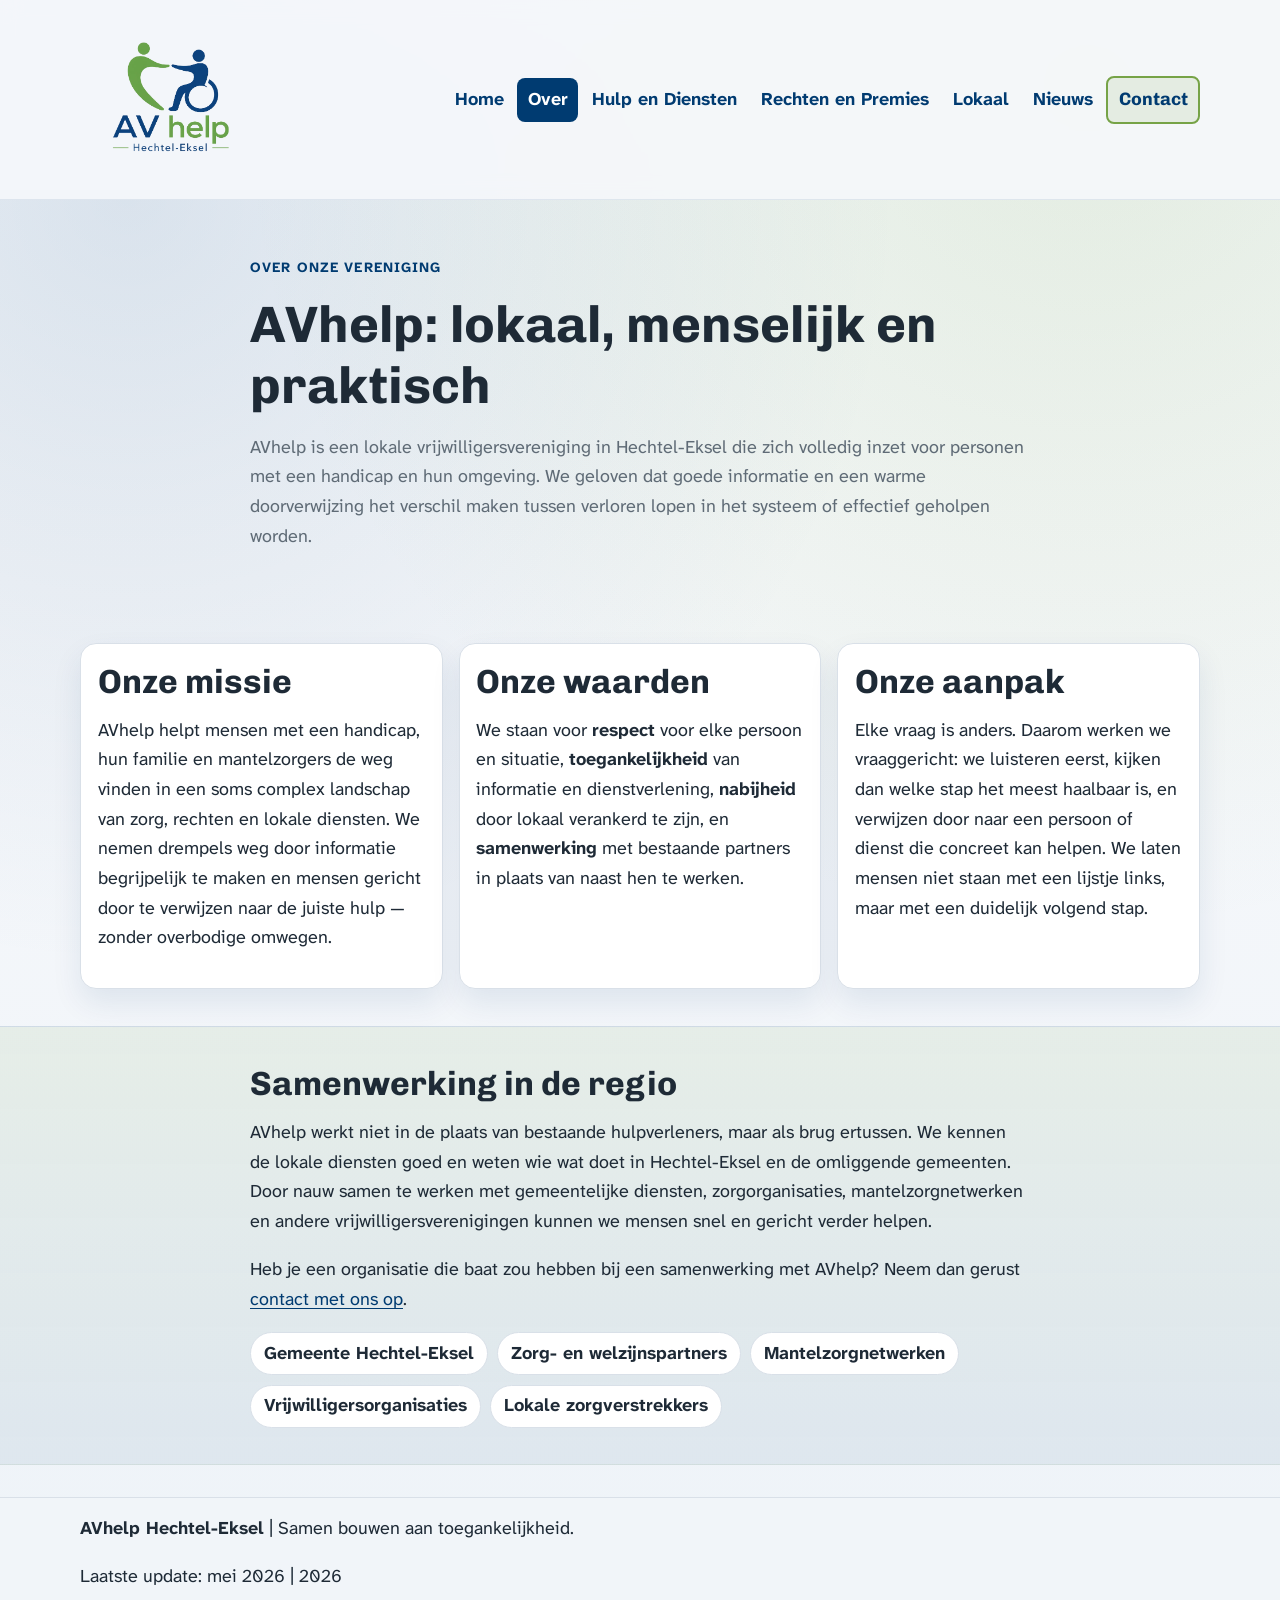
<file: old_version/over.html>
<!DOCTYPE html>
<html lang="nl">
<head>
  <meta charset="UTF-8">
  <meta name="viewport" content="width=device-width, initial-scale=1.0">
  <title>Over AVhelp | Hechtel-Eksel</title>
  <meta name="description" content="Leer AVhelp kennen: missie, waarden, aanpak en lokale samenwerkingen in Hechtel-Eksel.">
  <link rel="preconnect" href="https://fonts.googleapis.com">
  <link rel="preconnect" href="https://fonts.gstatic.com" crossorigin>
  <link href="https://fonts.googleapis.com/css2?family=Chivo:wght@400;600;700;800&family=Atkinson+Hyperlegible+Next:wght@400;700&display=swap" rel="stylesheet">
  <link rel="icon" type="image/x-icon" href="assets/img/favicon.ico">
  <link rel="icon" type="image/png" sizes="32x32" href="assets/img/favicon-32x32.png">
  <link rel="apple-touch-icon" href="assets/img/apple-touch-icon.png">
  <link rel="stylesheet" href="assets/css/style.css">
  <script src="assets/js/main.js" defer></script>
</head>
<body data-page="over">
  <a class="skip-link" href="#main-content">Spring naar inhoud</a>

  <header class="site-header">
    <div class="container header-wrap">
      <a class="brand" href="index.html" aria-label="Naar home">
        <img src="assets/img/logo-avhelp.png" alt="Logo van AVhelp Hechtel-Eksel">
      </a>
      <button class="menu-toggle" aria-expanded="false" aria-controls="main-nav" aria-label="Open navigatie">
        <span></span><span></span><span></span>
      </button>
      <nav id="main-nav" class="site-nav" aria-label="Hoofdnavigatie">
        <ul>
          <li><a href="index.html" data-nav="home">Home</a></li>
          <li><a href="over.html" data-nav="over">Over</a></li>
          <li><a href="diensten.html" data-nav="diensten">Hulp en Diensten</a></li>
          <li><a href="rechten.html" data-nav="rechten">Rechten en Premies</a></li>
          <li><a href="lokaal.html" data-nav="lokaal">Lokaal</a></li>
          <li><a href="nieuws.html" data-nav="nieuws">Nieuws</a></li>
          <li><a href="contact.html" data-nav="contact" class="btn btn-nav">Contact</a></li>
        </ul>
      </nav>
    </div>
  </header>

  <main id="main-content">
    <section class="page-hero" data-reveal>
      <div class="container narrow">
        <p class="eyebrow">Over onze vereniging</p>
        <h1>AVhelp: lokaal, menselijk en praktisch</h1>
        <p class="lead">AVhelp is een lokale vrijwilligersvereniging in Hechtel-Eksel die zich volledig inzet voor personen met een handicap en hun omgeving. We geloven dat goede informatie en een warme doorverwijzing het verschil maken tussen verloren lopen in het systeem of effectief geholpen worden.</p>
      </div>
    </section>

    <section class="section" data-reveal>
      <div class="container card-grid three">
        <article class="info-card">
          <h2>Onze missie</h2>
          <p>AVhelp helpt mensen met een handicap, hun familie en mantelzorgers de weg vinden in een soms complex landschap van zorg, rechten en lokale diensten. We nemen drempels weg door informatie begrijpelijk te maken en mensen gericht door te verwijzen naar de juiste hulp — zonder overbodige omwegen.</p>
        </article>
        <article class="info-card">
          <h2>Onze waarden</h2>
          <p>We staan voor <strong>respect</strong> voor elke persoon en situatie, <strong>toegankelijkheid</strong> van informatie en dienstverlening, <strong>nabijheid</strong> door lokaal verankerd te zijn, en <strong>samenwerking</strong> met bestaande partners in plaats van naast hen te werken.</p>
        </article>
        <article class="info-card">
          <h2>Onze aanpak</h2>
          <p>Elke vraag is anders. Daarom werken we vraaggericht: we luisteren eerst, kijken dan welke stap het meest haalbaar is, en verwijzen door naar een persoon of dienst die concreet kan helpen. We laten mensen niet staan met een lijstje links, maar met een duidelijk volgend stap.</p>
        </article>
      </div>
    </section>

    <section class="section accent" data-reveal>
      <div class="container narrow">
        <h2>Samenwerking in de regio</h2>
        <p>AVhelp werkt niet in de plaats van bestaande hulpverleners, maar als brug ertussen. We kennen de lokale diensten goed en weten wie wat doet in Hechtel-Eksel en de omliggende gemeenten. Door nauw samen te werken met gemeentelijke diensten, zorgorganisaties, mantelzorgnetwerken en andere vrijwilligersverenigingen kunnen we mensen snel en gericht verder helpen.</p>
        <p>Heb je een organisatie die baat zou hebben bij een samenwerking met AVhelp? Neem dan gerust <a href="contact.html">contact met ons op</a>.</p>
        <div class="chips">
          <span class="chip">Gemeente Hechtel-Eksel</span>
          <span class="chip">Zorg- en welzijnspartners</span>
          <span class="chip">Mantelzorgnetwerken</span>
          <span class="chip">Vrijwilligersorganisaties</span>
          <span class="chip">Lokale zorgverstrekkers</span>
        </div>
      </div>
    </section>
  </main>

  <footer class="site-footer">
    <div class="container footer-wrap">
      <p><strong>AVhelp Hechtel-Eksel</strong> | Samen bouwen aan toegankelijkheid.</p>
      <p>Laatste update: mei 2026 | <span id="year"></span></p>
    </div>
  </footer>
</body>
</html>
</file>
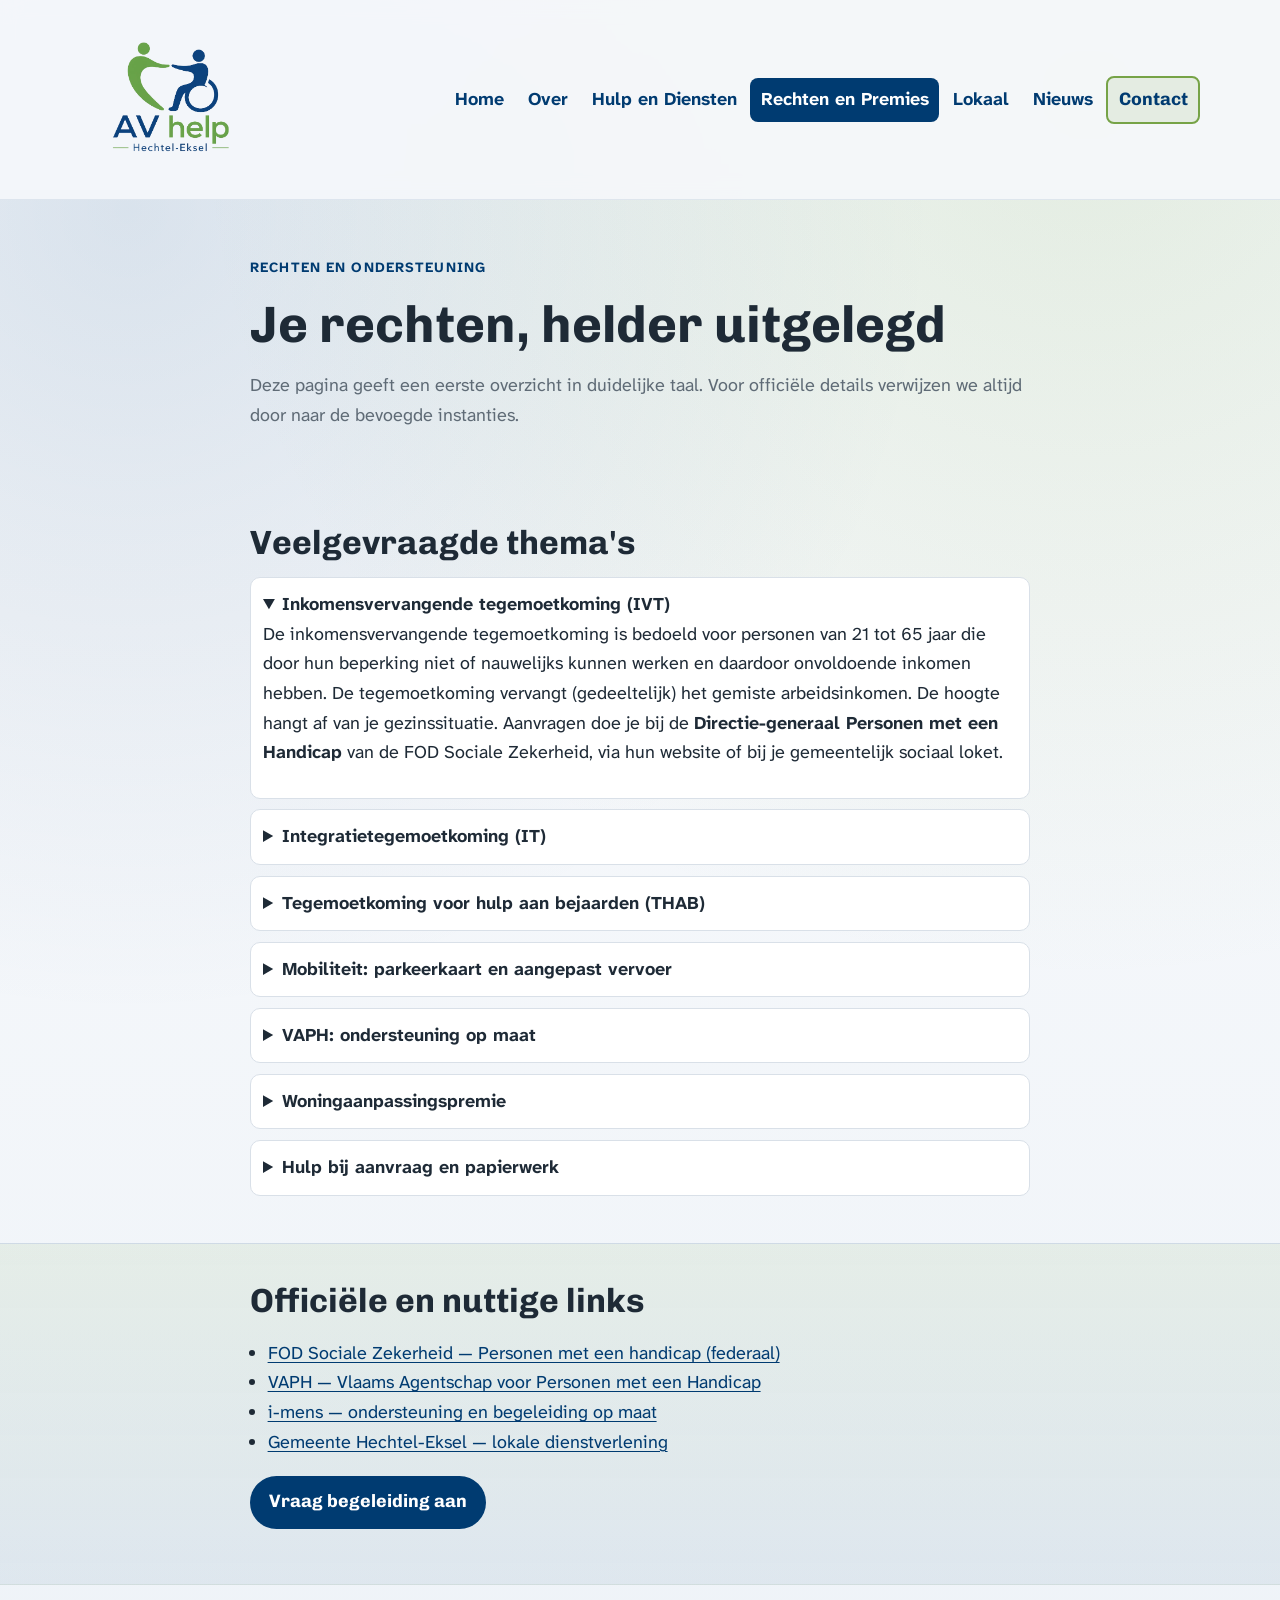
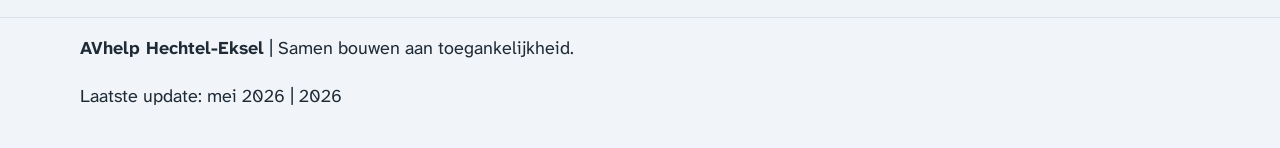
<file: old_version/rechten.html>
<!DOCTYPE html>
<html lang="nl">
<head>
  <meta charset="UTF-8">
  <meta name="viewport" content="width=device-width, initial-scale=1.0">
  <title>Rechten en Premies | AVhelp</title>
  <meta name="description" content="Begrijpelijke uitleg over rechten, tegemoetkomingen en premies voor personen met een handicap.">
  <link rel="preconnect" href="https://fonts.googleapis.com">
  <link rel="preconnect" href="https://fonts.gstatic.com" crossorigin>
  <link href="https://fonts.googleapis.com/css2?family=Chivo:wght@400;600;700;800&family=Atkinson+Hyperlegible+Next:wght@400;700&display=swap" rel="stylesheet">
  <link rel="icon" type="image/x-icon" href="assets/img/favicon.ico">
  <link rel="icon" type="image/png" sizes="32x32" href="assets/img/favicon-32x32.png">
  <link rel="apple-touch-icon" href="assets/img/apple-touch-icon.png">
  <link rel="stylesheet" href="assets/css/style.css">
  <script src="assets/js/main.js" defer></script>
</head>
<body data-page="rechten">
  <a class="skip-link" href="#main-content">Spring naar inhoud</a>

  <header class="site-header">
    <div class="container header-wrap">
      <a class="brand" href="index.html" aria-label="Naar home">
        <img src="assets/img/logo-avhelp.png" alt="Logo van AVhelp Hechtel-Eksel">
      </a>
      <button class="menu-toggle" aria-expanded="false" aria-controls="main-nav" aria-label="Open navigatie">
        <span></span><span></span><span></span>
      </button>
      <nav id="main-nav" class="site-nav" aria-label="Hoofdnavigatie">
        <ul>
          <li><a href="index.html" data-nav="home">Home</a></li>
          <li><a href="over.html" data-nav="over">Over</a></li>
          <li><a href="diensten.html" data-nav="diensten">Hulp en Diensten</a></li>
          <li><a href="rechten.html" data-nav="rechten">Rechten en Premies</a></li>
          <li><a href="lokaal.html" data-nav="lokaal">Lokaal</a></li>
          <li><a href="nieuws.html" data-nav="nieuws">Nieuws</a></li>
          <li><a href="contact.html" data-nav="contact" class="btn btn-nav">Contact</a></li>
        </ul>
      </nav>
    </div>
  </header>

  <main id="main-content">
    <section class="page-hero" data-reveal>
      <div class="container narrow">
        <p class="eyebrow">Rechten en ondersteuning</p>
        <h1>Je rechten, helder uitgelegd</h1>
        <p class="lead">Deze pagina geeft een eerste overzicht in duidelijke taal. Voor officiële details verwijzen we altijd door naar de bevoegde instanties.</p>
      </div>
    </section>

    <section class="section" data-reveal>
      <div class="container narrow">
        <h2 id="premies">Veelgevraagde thema's</h2>
        <details class="faq" open>
          <summary>Inkomensvervangende tegemoetkoming (IVT)</summary>
          <p>De inkomensvervangende tegemoetkoming is bedoeld voor personen van 21 tot 65 jaar die door hun beperking niet of nauwelijks kunnen werken en daardoor onvoldoende inkomen hebben. De tegemoetkoming vervangt (gedeeltelijk) het gemiste arbeidsinkomen. De hoogte hangt af van je gezinssituatie. Aanvragen doe je bij de <strong>Directie-generaal Personen met een Handicap</strong> van de FOD Sociale Zekerheid, via hun website of bij je gemeentelijk sociaal loket.</p>
        </details>
        <details class="faq">
          <summary>Integratietegemoetkoming (IT)</summary>
          <p>De integratietegemoetkoming ondersteunt mensen die door hun beperking extra kosten hebben voor dagelijkse activiteiten zoals zich verplaatsen, koken, wassen of de woning onderhouden. Ze wordt berekend op basis van een schaal van zelfredzaamheid (categorie 1 t.e.m. 5). Hoe hoger de categorie, hoe groter de tegemoetkoming. Je kan deze aanvraag combineren met de IVT.</p>
        </details>
        <details class="faq">
          <summary>Tegemoetkoming voor hulp aan bejaarden (THAB)</summary>
          <p>Personen van 65 jaar en ouder met een verminderde zelfredzaamheid kunnen een tegemoetkoming voor hulp aan bejaarden aanvragen. Net als de IT is dit gebaseerd op een evaluatie van je zelfredzaamheid. Deze tegemoetkoming is een alternatief voor de IT voor wie de pensioenleeftijd heeft bereikt.</p>
        </details>
        <details class="faq">
          <summary>Mobiliteit: parkeerkaart en aangepast vervoer</summary>
          <p>Personen met een ernstige loopbeperking of blindheid kunnen een parkeerkaart aanvragen. Dit geeft recht op parkeren op voorbehouden plaatsen en afwijkingen van bepaalde parkeerregels. De aanvraag verloopt via de gemeente, na medische erkenning. Naast de parkeerkaart zijn er ook premies voor aanpassing van voertuigen en mogelijkheden voor begeleid vervoer via lokale diensten of Minder Mobielen Centrales.</p>
        </details>
        <details class="faq">
          <summary>VAPH: ondersteuning op maat</summary>
          <p>Het <strong>Vlaams Agentschap voor Personen met een Handicap (VAPH)</strong> biedt een breed scala aan ondersteuning: van persoonsvolgend budget (PVB) voor zorg op maat, tot tussenkomst in de kosten van hulpmiddelen en aanpassingen. Een erkende diagnose en de opmaak van een ondersteuningsplan zijn vereist. AVhelp kan je helpen bij de eerste stappen in dit traject.</p>
        </details>
        <details class="faq">
          <summary>Woningaanpassingspremie</summary>
          <p>Wil je je woning drempelvrij maken of aanpassen aan een beperking? Zowel de Vlaamse overheid als lokale besturen bieden premies voor woningaanpassingen. Denk aan de aanpassing van sanitair, traplift, brede deuren of verhoogde stopcontacten. Je architect of sociaal loket kan je vertellen welke premies combineerbaar zijn.</p>
        </details>
        <details class="faq">
          <summary>Hulp bij aanvraag en papierwerk</summary>
          <p>Weet je niet waar te beginnen, of heb je moeite met online portalen en formulieren? AVhelp kan je stap voor stap begeleiden bij het invullen van aanvragen of verwijst je door naar een OCMW-medewerker of erkend hulpverlener in de buurt. Geen vraag is te klein.</p>
        </details>
      </div>
    </section>

    <section class="section accent" data-reveal>
      <div class="container narrow">
        <h2>Officiële en nuttige links</h2>
        <ul class="link-list">
          <li><a href="https://handicap.belgium.be/nl" target="_blank" rel="noopener noreferrer">FOD Sociale Zekerheid — Personen met een handicap (federaal)</a></li>
          <li><a href="https://www.vaph.be" target="_blank" rel="noopener noreferrer">VAPH — Vlaams Agentschap voor Personen met een Handicap</a></li>
          <li><a href="https://www.i-mens.be/doelgroepen/personen-met-een-beperking" target="_blank" rel="noopener noreferrer">i-mens — ondersteuning en begeleiding op maat</a></li>
          <li><a href="https://www.hechtel-eksel.be/" target="_blank" rel="noopener noreferrer">Gemeente Hechtel-Eksel — lokale dienstverlening</a></li>
        </ul>
        <p><a class="btn btn-primary" href="contact.html">Vraag begeleiding aan</a></p>
      </div>
    </section>
  </main>

  <footer class="site-footer">
    <div class="container footer-wrap">
      <p><strong>AVhelp Hechtel-Eksel</strong> | Samen bouwen aan toegankelijkheid.</p>
      <p>Laatste update: mei 2026 | <span id="year"></span></p>
    </div>
  </footer>
</body>
</html>
</file>
<file: old_version/assets/css/style.css>
:root {
  --color-primary: #003b71;
  --color-accent: #76a347;
  --color-bg: #f6f8fb;
  --color-surface: #ffffff;
  --color-text: #1e2a36;
  --color-muted: #5f6b76;
  --color-border: #d9e0e8;
  --color-focus: #f08c00;
  --shadow-soft: 0 14px 30px rgba(0, 59, 113, 0.09);
  --radius: 16px;
  --radius-sm: 10px;
  --container: 1120px;
}

* {
  box-sizing: border-box;
}

html {
  scroll-behavior: smooth;
}

body {
  margin: 0;
  font-family: "Atkinson Hyperlegible Next", sans-serif;
  font-size: 18px;
  line-height: 1.65;
  color: var(--color-text);
  background:
    radial-gradient(circle at 85% 5%, rgba(118, 163, 71, 0.16), transparent 45%),
    radial-gradient(circle at 10% 12%, rgba(0, 59, 113, 0.12), transparent 42%),
    linear-gradient(180deg, #f8fbff 0%, var(--color-bg) 35%, #eef3f8 100%);
}

img {
  max-width: 100%;
  height: auto;
  display: block;
}

a {
  color: var(--color-primary);
  text-underline-offset: 3px;
}

a:hover {
  text-decoration-thickness: 3px;
}

h1,
h2,
h3 {
  font-family: "Chivo", sans-serif;
  line-height: 1.2;
  margin-top: 0;
}

h1 {
  font-size: clamp(2rem, 4vw, 3.3rem);
  margin-bottom: 1rem;
}

h2 {
  font-size: clamp(1.5rem, 2.8vw, 2.1rem);
  margin-bottom: 0.9rem;
}

h3 {
  font-size: 1.18rem;
}

p {
  margin-top: 0;
}

.container {
  width: min(100% - 2rem, var(--container));
  margin-inline: auto;
}

.narrow {
  max-width: 780px;
}

.skip-link {
  position: absolute;
  left: 0.75rem;
  top: -100%;
  background: var(--color-primary);
  color: #fff;
  padding: 0.6rem 0.9rem;
  z-index: 999;
}

.skip-link:focus {
  top: 0.75rem;
}

:focus-visible {
  outline: 3px solid var(--color-focus);
  outline-offset: 2px;
}

.site-header {
  position: sticky;
  top: 0;
  z-index: 100;
  backdrop-filter: blur(10px);
  background: rgba(246, 248, 251, 0.9);
  border-bottom: 1px solid rgba(0, 59, 113, 0.09);
}

.header-wrap {
  display: flex;
  align-items: center;
  justify-content: space-between;
  gap: 1rem;
  padding: 0.6rem 0;
}

.brand img {
  width: 180px;
}

.menu-toggle {
  width: 50px;
  height: 50px;
  border: 2px solid var(--color-primary);
  border-radius: 12px;
  background: var(--color-surface);
  display: inline-flex;
  flex-direction: column;
  justify-content: center;
  gap: 6px;
  padding: 0 12px;
}

.menu-toggle span {
  width: 100%;
  height: 2px;
  background: var(--color-primary);
}

.site-nav {
  position: fixed;
  inset: 73px 0 auto;
  background: var(--color-surface);
  transform: translateY(-140%);
  transition: transform 240ms ease;
  border-bottom: 1px solid var(--color-border);
}

.site-nav.is-open {
  transform: translateY(0);
}

.site-nav ul {
  list-style: none;
  margin: 0;
  padding: 1rem;
  display: grid;
  gap: 0.4rem;
}

.site-nav a {
  display: inline-block;
  padding: 0.48rem 0.7rem;
  border-radius: 8px;
  text-decoration: none;
  font-weight: 700;
}

.site-nav a.active {
  color: #fff;
  background: var(--color-primary);
}

.btn {
  display: inline-flex;
  align-items: center;
  justify-content: center;
  gap: 0.35rem;
  border: 2px solid transparent;
  border-radius: 999px;
  padding: 0.62rem 1.05rem;
  font-weight: 700;
  font-family: "Chivo", sans-serif;
  text-decoration: none;
}

.btn-primary {
  background: var(--color-primary);
  color: #fff;
}

.btn-secondary {
  background: var(--color-accent);
  color: #0f2918;
}

.btn-ghost {
  border-color: var(--color-primary);
  color: var(--color-primary);
  background: #fff;
}

.btn-nav {
  border-color: var(--color-accent);
  color: var(--color-primary);
  background: rgba(118, 163, 71, 0.13);
}

.hero,
.page-hero {
  padding: 3.5rem 0 2.3rem;
}

.hero-grid {
  display: grid;
  gap: 1.4rem;
}

.eyebrow {
  letter-spacing: 0.08em;
  text-transform: uppercase;
  color: var(--color-primary);
  font-size: 0.88rem;
  font-weight: 700;
  margin-bottom: 0.9rem;
}

.lead {
  color: var(--color-muted);
  max-width: 66ch;
}

.hero-actions {
  display: flex;
  flex-wrap: wrap;
  gap: 0.7rem;
  margin-top: 1.3rem;
}

.hero-card,
.info-card,
.filter-panel,
.contact-form,
.timeline-item {
  background: var(--color-surface);
  border: 1px solid var(--color-border);
  border-radius: var(--radius);
  box-shadow: var(--shadow-soft);
}

.hero-card {
  padding: 1.2rem;
}

.hero-card ul {
  margin: 0;
  padding-left: 1.1rem;
  display: grid;
  gap: 0.6rem;
}

.section {
  padding: 2.3rem 0;
}

.section.accent {
  background: linear-gradient(180deg, rgba(118, 163, 71, 0.1), rgba(0, 59, 113, 0.07));
  border-top: 1px solid rgba(0, 59, 113, 0.08);
  border-bottom: 1px solid rgba(0, 59, 113, 0.08);
}

.card-grid {
  display: grid;
  gap: 1rem;
}

.info-card {
  padding: 1.05rem;
}

.steps ol {
  margin: 0;
  padding-left: 1.3rem;
  display: grid;
  gap: 0.45rem;
}

.chips {
  display: flex;
  flex-wrap: wrap;
  gap: 0.6rem;
}

.chip {
  background: #fff;
  border: 1px solid var(--color-border);
  border-radius: 999px;
  padding: 0.35rem 0.8rem;
  font-weight: 700;
}

.filter-panel {
  padding: 1rem;
  margin-bottom: 1rem;
}

.filter-panel label {
  display: block;
  margin-bottom: 0.35rem;
  font-weight: 700;
}

input,
select,
textarea {
  width: 100%;
  border: 2px solid #b8c5d3;
  border-radius: var(--radius-sm);
  padding: 0.7rem;
  font: inherit;
  background: #fff;
}

.filter-buttons {
  display: flex;
  flex-wrap: wrap;
  gap: 0.6rem;
  margin-top: 0.8rem;
}

.filter-btn {
  border: 2px solid var(--color-primary);
  border-radius: 999px;
  background: #fff;
  color: var(--color-primary);
  font-weight: 700;
  padding: 0.45rem 0.95rem;
}

.filter-btn.is-active {
  background: var(--color-primary);
  color: #fff;
}

.no-results {
  margin-top: 1rem;
  font-weight: 700;
}

.faq {
  margin-bottom: 0.65rem;
  background: #fff;
  border: 1px solid var(--color-border);
  border-radius: 10px;
  padding: 0.75rem;
}

.faq summary {
  cursor: pointer;
  font-weight: 700;
}

.link-list {
  padding-left: 1.1rem;
}

.table-wrap {
  overflow-x: auto;
  background: #fff;
  border: 1px solid var(--color-border);
  border-radius: var(--radius-sm);
}

table {
  width: 100%;
  border-collapse: collapse;
  min-width: 540px;
}

caption {
  text-align: left;
  font-weight: 700;
  padding: 0.8rem;
}

th,
td {
  padding: 0.75rem;
  border-top: 1px solid var(--color-border);
  text-align: left;
}

.timeline {
  display: grid;
  gap: 0.9rem;
}

.timeline-item {
  padding: 1rem;
  border-left: 10px solid var(--color-accent);
}

.timeline-date {
  color: var(--color-primary);
  font-weight: 700;
  font-size: 0.95rem;
}

.contact-grid {
  display: grid;
  gap: 1rem;
}

.contact-form {
  padding: 1rem;
}

.contact-form label {
  display: block;
  font-weight: 700;
  margin-top: 0.65rem;
}

.checkbox {
  display: flex;
  align-items: flex-start;
  gap: 0.65rem;
}

.checkbox input {
  width: 1.15rem;
  margin-top: 0.3rem;
}

.field-error {
  min-height: 1.2em;
  color: #9f1f1f;
  font-size: 0.95rem;
  margin: 0.2rem 0 0;
}

.form-success {
  min-height: 1.4em;
  color: #215d14;
  margin-top: 0.75rem;
  font-weight: 700;
}

.site-footer {
  border-top: 1px solid var(--color-border);
  margin-top: 2rem;
  background: #f1f5f9;
}

.footer-wrap {
  padding: 1rem 0 1.2rem;
}

[data-reveal] {
  opacity: 0;
  transform: translateY(16px);
  transition: opacity 500ms ease, transform 500ms ease;
}

[data-reveal].is-visible {
  opacity: 1;
  transform: translateY(0);
}

@media (min-width: 740px) {
  .menu-toggle {
    display: none;
  }

  .site-nav {
    position: static;
    inset: auto;
    transform: none;
    background: transparent;
    border-bottom: 0;
  }

  .site-nav ul {
    padding: 0;
    display: flex;
    align-items: center;
    gap: 0.2rem;
  }

  .site-nav a {
    padding: 0.45rem 0.65rem;
  }

  .hero-grid {
    grid-template-columns: 1.45fr 1fr;
    align-items: start;
  }

  .card-grid.two {
    grid-template-columns: repeat(2, minmax(0, 1fr));
  }

  .card-grid.three {
    grid-template-columns: repeat(3, minmax(0, 1fr));
  }

  .contact-grid {
    grid-template-columns: 1fr 1.3fr;
    align-items: start;
  }
}
</file>
<file: assets/css/style.css>
:root {
  color-scheme: light;
  --color-primary: #003b71;
  --color-accent: #76a347;
  --color-accent-soft: #dfeccf;
  --color-primary-soft: #d8e7f6;
  --color-bg: #f6f8fb;
  --color-band: #eaf1f8;
  --color-surface: #ffffff;
  --color-text: #1e2a36;
  --color-muted: #5f6b76;
  --color-border: #d9e0e8;
  --color-focus: #f08c00;
  --shadow-soft: 0 14px 30px rgba(0, 59, 113, 0.09);
  --shadow-strong: 0 24px 56px rgba(0, 59, 113, 0.14);
  --radius: 16px;
  --radius-sm: 10px;
  --container: 880px;
  --header-bg: #fbfdff;

  /* Eén typografische ladder voor de hele site. */
  --fs-h1: clamp(2.1rem, 1.4rem + 2.6vw, 3.15rem);
  --fs-h2: clamp(1.6rem, 1.25rem + 1.4vw, 2.15rem);
  --fs-h3: clamp(1.25rem, 1.1rem + 0.6vw, 1.5rem);
  --fs-h4: 1.1rem;
  --fs-kicker: 0.8rem;

  /* Eén spatieladder: kaarten, secties en koppen gebruiken dezelfde maten. */
  --space-card: 1.35rem;
  --space-section: 2.6rem;
  --space-heading: 1.5rem;
}

html[data-theme="dark"] {
  color-scheme: dark;
  --color-primary: #9bc5f4;
  --color-accent: #9fd26a;
  --color-accent-soft: #314325;
  --color-primary-soft: #1f3247;
  --color-bg: #0d1824;
  --color-band: #11202f;
  --color-surface: #142436;
  --color-text: #e5eef7;
  --color-muted: #b6c5d6;
  --color-border: #2a4259;
  --shadow-soft: 0 14px 30px rgba(0, 0, 0, 0.35);
  --shadow-strong: 0 24px 56px rgba(0, 0, 0, 0.42);
  --header-bg: #0d1824;
}

* {
  box-sizing: border-box;
}

html {
  scroll-behavior: smooth;
}

body {
  margin: 0;
  font-family: "Atkinson Hyperlegible Next", sans-serif;
  font-size: 18px;
  line-height: 1.65;
  color: var(--color-text);
  background: var(--color-bg);
}

img {
  max-width: 100%;
  height: auto;
  display: block;
}

a {
  color: var(--color-primary);
  text-underline-offset: 3px;
}

a:hover {
  text-decoration-thickness: 3px;
}

h1,
h2,
h3,
h4 {
  font-family: "Chivo", sans-serif;
  font-weight: 700;
  line-height: 1.2;
  margin-top: 0;
  text-wrap: balance;
}

/* h1 en h2 dragen de pagina- en sectietitels: donker en groot. */
h1 {
  font-size: var(--fs-h1);
  margin-bottom: 1rem;
}

h2 {
  font-size: var(--fs-h2);
  margin-bottom: 0.9rem;
}

/* h3 is altijd een kaarttitel: kleiner en in de huisstijlkleur. */
h3 {
  font-size: var(--fs-h3);
  color: var(--color-primary);
  margin-bottom: 0.55rem;
}

h4 {
  font-size: var(--fs-h4);
  margin-bottom: 0.45rem;
}

p {
  margin-top: 0;
}

.container {
  width: min(100% - 2rem, var(--container));
  margin-inline: auto;
}

.narrow {
  max-width: 680px;
  text-align: center;
}

/* Alle inhoud staat in gestapelde, gecentreerde blokken. */
.hero-copy,
.page-hero-shell,
.section-heading,
.info-card,
.hero-card,
.page-hero-card,
.callout-banner,
.person-card,
.footer-grid > div {
  text-align: center;
}

.lead,
.hero-note {
  margin-inline: auto;
}

.skip-link {
  position: absolute;
  left: 0.75rem;
  top: -100%;
  background: var(--color-primary);
  color: #fff;
  padding: 0.6rem 0.9rem;
  z-index: 999;
}

.skip-link:focus {
  top: 0.75rem;
}

:focus-visible {
  outline: 3px solid var(--color-focus);
  outline-offset: 2px;
}

/* Header scrollt gewoon mee met de pagina: op kleine schermen blijft zo alle
   ruimte over voor de inhoud. `relative` houdt het uitklapmenu eronder hangen. */
.site-header {
  position: relative;
  z-index: 100;
  background: var(--header-bg);
  border-bottom: 1px solid rgba(0, 59, 113, 0.09);
}

html[data-theme="dark"] .site-header {
  border-bottom-color: rgba(155, 197, 244, 0.25);
}

.header-wrap {
  display: flex;
  align-items: center;
  justify-content: space-between;
  gap: 1rem;
  padding: 0.6rem 0;
}

.brand img {
  width: min(150px, 42vw);
}

.theme-toggle {
  border: 2px solid var(--color-primary);
  border-radius: 999px;
  background: var(--color-surface);
  color: var(--color-primary);
  font: inherit;
  font-weight: 700;
  font-size: 1.15rem;
  min-width: 2.7rem;
  min-height: 2.7rem;
  padding: 0.35rem;
  line-height: 1;
  display: inline-flex;
  align-items: center;
  justify-content: center;
}

.theme-toggle[aria-pressed="true"] {
  background: var(--color-primary);
  color: #0f1f2f;
  border-color: var(--color-primary);
}

.visually-hidden {
  position: absolute;
  width: 1px;
  height: 1px;
  padding: 0;
  margin: -1px;
  overflow: hidden;
  clip: rect(0, 0, 0, 0);
  white-space: nowrap;
  border: 0;
}

.menu-toggle {
  width: 50px;
  height: 50px;
  border: 2px solid var(--color-primary);
  border-radius: 12px;
  background: var(--color-surface);
  display: inline-flex;
  flex-direction: column;
  justify-content: center;
  gap: 6px;
  padding: 0 12px;
}

.menu-toggle span {
  width: 100%;
  height: 2px;
  background: var(--color-primary);
}

/* Uitklapmenu hangt onder de header, ongeacht hoe hoog die header is. */
.site-nav {
  position: absolute;
  top: 100%;
  left: 0;
  right: 0;
  background: var(--color-surface);
  border-bottom: 1px solid var(--color-border);
  box-shadow: var(--shadow-soft);
  opacity: 0;
  visibility: hidden;
  transform: translateY(-10px);
  transition: transform 200ms ease, opacity 200ms ease, visibility 200ms;
}

.site-nav.is-open {
  opacity: 1;
  visibility: visible;
  transform: translateY(0);
}

.site-nav ul {
  list-style: none;
  margin: 0;
  padding: 1rem;
  display: grid;
  gap: 0.4rem;
}

.site-nav a {
  display: inline-block;
  padding: 0.48rem 0.7rem;
  border-radius: 8px;
  text-decoration: none;
  font-weight: 700;
}

.site-nav a.active {
  color: #fff;
  background: var(--color-primary);
}

.btn {
  display: inline-flex;
  align-items: center;
  justify-content: center;
  gap: 0.35rem;
  border: 2px solid transparent;
  border-radius: 999px;
  padding: 0.62rem 1.05rem;
  font-weight: 700;
  font-family: "Chivo", sans-serif;
  text-decoration: none;
}

.btn-primary {
  background: var(--color-primary);
  color: #fff;
}

.btn-ghost {
  border-color: var(--color-primary);
  color: var(--color-primary);
  background: var(--color-surface);
}

.btn-nav {
  border-color: var(--color-accent);
  color: var(--color-primary);
  background: rgba(118, 163, 71, 0.13);
}

/* ---- Blokken ----------------------------------------------------------
   Alle kaarten delen dezelfde rand, radius, schaduw en binnenmarge. */
.hero-card,
.page-hero-card,
.info-card,
.person-card,
.hero-note,
.callout-banner {
  padding: var(--space-card);
  border-radius: var(--radius);
  border: 1px solid var(--color-border);
  background: var(--color-surface);
  box-shadow: var(--shadow-soft);
}

.hero-card > :last-child,
.page-hero-card > :last-child,
.info-card > :last-child,
.person-card > :last-child,
.callout-banner > :last-child {
  margin-bottom: 0;
}

.hero,
.page-hero {
  padding: calc(var(--space-section) + 1rem) 0 var(--space-section);
}

.section {
  padding: var(--space-section) 0;
}

/* Afwisselende band zodat opeenvolgende secties visueel uit elkaar liggen. */
.section.accent {
  background: var(--color-band);
}

.section-heading {
  margin-bottom: var(--space-heading);
}

.section-heading > :last-child {
  margin-bottom: 0;
}

.page-hero-shell {
  display: grid;
  gap: 1.4rem;
}

.page-hero-card {
  max-width: 640px;
  margin-inline: auto;
  width: 100%;
}

.page-hero-points {
  margin: 0 auto;
  padding: 0;
  list-style: none;
  display: grid;
  gap: 0.5rem;
  width: fit-content;
  max-width: 100%;
  text-align: left;
}

.page-hero-points li::before {
  content: "\2022";
  color: var(--color-accent);
  font-weight: 700;
  margin-right: 0.45rem;
}

.hero-actions,
.page-hero-actions {
  display: flex;
  flex-direction: column;
  align-items: center;
  gap: 0.7rem;
  margin-top: var(--space-heading);
}

.hero-actions .btn,
.page-hero-actions .btn {
  width: 100%;
  max-width: 320px;
}

.callout-banner {
  padding: calc(var(--space-card) + 0.15rem) var(--space-card);
}

.service-card {
  display: flex;
  flex-direction: column;
  height: 100%;
}

.service-card p:last-child {
  margin-bottom: 0;
  color: var(--color-muted);
}

.service-icon {
  display: flex;
  align-items: center;
  justify-content: center;
  width: 2.9rem;
  height: 2.9rem;
  margin: 0 auto 0.85rem;
  border-radius: 14px;
  font-size: 1.25rem;
  color: var(--color-primary);
  background: var(--color-primary-soft);
}

.hero-grid {
  display: grid;
  gap: 1.4rem;
}

/* Eyebrow en kaartlabel zijn hetzelfde element op een ander niveau. */
.eyebrow,
.card-label {
  margin: 0 0 0.65rem;
  color: var(--color-primary);
  text-transform: uppercase;
  letter-spacing: 0.1em;
  font-size: var(--fs-kicker);
  font-weight: 700;
  line-height: 1.4;
}

.lead {
  color: var(--color-muted);
  max-width: 66ch;
}

.hero-note {
  max-width: 52ch;
  margin-top: var(--space-heading);
  border-top: 4px solid var(--color-accent);
}

.hero-stack {
  display: grid;
  gap: 1.25rem;
}

/* Kaarttitels staan altijd op h3-niveau, ook in de hero. */
.hero-card h2 {
  font-size: var(--fs-h3);
  color: var(--color-primary);
  margin-bottom: 0.55rem;
}

/* Opsommingen staan links uitgelijnd in een gecentreerd blok, zodat de
   bolletjes onder elkaar staan. */
.hero-card ul {
  margin: 0 auto;
  padding: 0;
  list-style: none;
  display: grid;
  gap: 0.5rem;
  width: fit-content;
  max-width: 100%;
  text-align: left;
}

.hero-card li::before {
  content: "\2022";
  color: var(--color-accent);
  font-weight: 700;
  margin-right: 0.45rem;
}

.card-grid {
  display: grid;
  gap: 1.25rem;
}

.chips {
  display: flex;
  flex-wrap: wrap;
  justify-content: center;
  gap: 0.6rem;
  list-style: none;
  margin: 0;
  padding: 0;
}

.chip {
  background: var(--color-surface);
  border: 1px solid var(--color-border);
  border-radius: 999px;
  padding: 0.4rem 0.95rem;
  font-weight: 700;
  box-shadow: var(--shadow-soft);
}

.chip i {
  color: var(--color-accent);
  margin-right: 0.35rem;
}

.contact-grid {
  display: grid;
  gap: 1.25rem;
}

.contact-person-grid {
  display: grid;
  gap: 1.25rem;
  grid-template-columns: 1fr;
}

.person-card {
  display: flex;
  flex-direction: column;
  gap: 0.3rem;
  width: 100%;
  max-width: 340px;
  margin-inline: auto;
}

.person-card p {
  margin: 0;
}

/* Contactgegevens iets kleiner, zodat een lang e-mailadres op één regel past
   en beide kaarten dezelfde regelindeling houden. */
.person-card a {
  text-decoration: none;
  font-weight: 700;
  font-size: 0.95rem;
  overflow-wrap: anywhere;
}

.person-avatar {
  width: min(72%, 190px);
  height: 240px;
  object-fit: cover;
  border-radius: var(--radius-sm);
  border: 1px solid var(--color-border);
  margin: 0 auto 0.75rem;
}

.site-footer {
  border-top: 1px solid var(--color-border);
  background: var(--color-surface);
}

.footer-wrap {
  padding: var(--space-section) 0 1.2rem;
}

.footer-grid {
  display: grid;
  gap: 1.4rem;
}

/* De footerkoppen volgen dezelfde ladder als de kaarttitels. */
.footer-brand,
.footer-heading {
  font-family: "Chivo", sans-serif;
  font-weight: 700;
  font-size: var(--fs-h4);
  line-height: 1.2;
  margin-bottom: 0.5rem;
}

.footer-heading {
  color: var(--color-primary);
}

.footer-links {
  list-style: none;
  margin: 0;
  padding: 0;
  display: grid;
  gap: 0.4rem;
}

.footer-links a {
  text-decoration: none;
  font-weight: 700;
}

.footer-links a:hover {
  text-decoration: underline;
}

.footer-links i {
  margin-right: 0.35rem;
}

.footer-legal {
  text-align: center;
  margin: 1.4rem 0 0;
  padding-top: 1rem;
  border-top: 1px solid var(--color-border);
  color: var(--color-muted);
  font-size: 0.92rem;
}

/* In dark mode is --color-primary licht, dus witte tekst erop leest niet. */
html[data-theme="dark"] .btn-primary,
html[data-theme="dark"] .site-nav a.active {
  color: #0d1824;
}

html[data-theme="dark"] .service-icon {
  background: rgba(155, 197, 244, 0.16);
}

html.js [data-reveal] {
  opacity: 0;
  transform: translateY(16px);
  transition: opacity 500ms ease, transform 500ms ease;
}

html.js [data-reveal].is-visible {
  opacity: 1;
  transform: translateY(0);
}

@media (prefers-reduced-motion: reduce) {
  html.js [data-reveal] {
    opacity: 1;
    transform: none;
    transition: none;
  }
}

@media (min-width: 740px) {
  .header-wrap {
    justify-content: flex-start;
  }

  .menu-toggle {
    display: none;
  }

  .theme-toggle {
    order: 3;
    margin-left: 0.45rem;
  }

  .brand img {
    width: 180px;
  }

  .site-nav {
    order: 2;
    margin-left: auto;
    position: static;
    inset: auto;
    transform: none;
    opacity: 1;
    visibility: visible;
    background: transparent;
    border-bottom: 0;
    box-shadow: none;
  }

  .site-nav ul {
    padding: 0;
    display: flex;
    align-items: center;
    gap: 0.2rem;
  }

  .site-nav a {
    padding: 0.45rem 0.65rem;
  }

  .hero-actions,
  .page-hero-actions {
    flex-direction: row;
    flex-wrap: wrap;
    justify-content: center;
  }

  .hero-actions .btn,
  .page-hero-actions .btn {
    width: auto;
  }

  /* Vanaf hier maximaal twee blokken naast elkaar, verder altijd gestapeld. */
  .card-grid.two,
  .card-grid.three,
  .contact-person-grid {
    grid-template-columns: repeat(2, 1fr);
  }

  /* Een oneven laatste kaart komt netjes in het midden. */
  .card-grid > *:last-child:nth-child(odd) {
    grid-column: 1 / -1;
    width: calc(50% - 0.625rem);
    margin-inline: auto;
  }

  .footer-grid {
    grid-template-columns: repeat(3, 1fr);
    gap: 2rem;
  }
}

/* Op desktop mag de inhoud de volle breedte benutten; de blokindeling blijft. */
@media (min-width: 1000px) {
  :root {
    --container: 1160px;
    --space-card: 1.5rem;
    --space-section: 3.25rem;
    --space-heading: 1.75rem;
  }

  .narrow {
    max-width: 900px;
  }

  .hero-stack {
    grid-template-columns: repeat(2, 1fr);
  }

  /* Beide herokaarten beginnen bovenaan, zodat de labels op één lijn staan. */
  .hero-stack .hero-card {
    display: flex;
    flex-direction: column;
    justify-content: flex-start;
  }

  .card-grid.three {
    grid-template-columns: repeat(3, 1fr);
  }

  /* In drie kolommen is er geen wees-kaart om te centreren. */
  .card-grid.three > *:last-child:nth-child(odd) {
    grid-column: auto;
    width: auto;
    margin-inline: 0;
  }

  .hero-note {
    max-width: 62ch;
  }
}

/* Pas naast elkaar als de contactkaarten echt genoeg breedte krijgen. */
@media (min-width: 1200px) {
  .contact-grid {
    grid-template-columns: minmax(0, 0.9fr) minmax(0, 1.35fr);
    align-items: start;
    gap: 1.5rem;
  }
}
</file>
